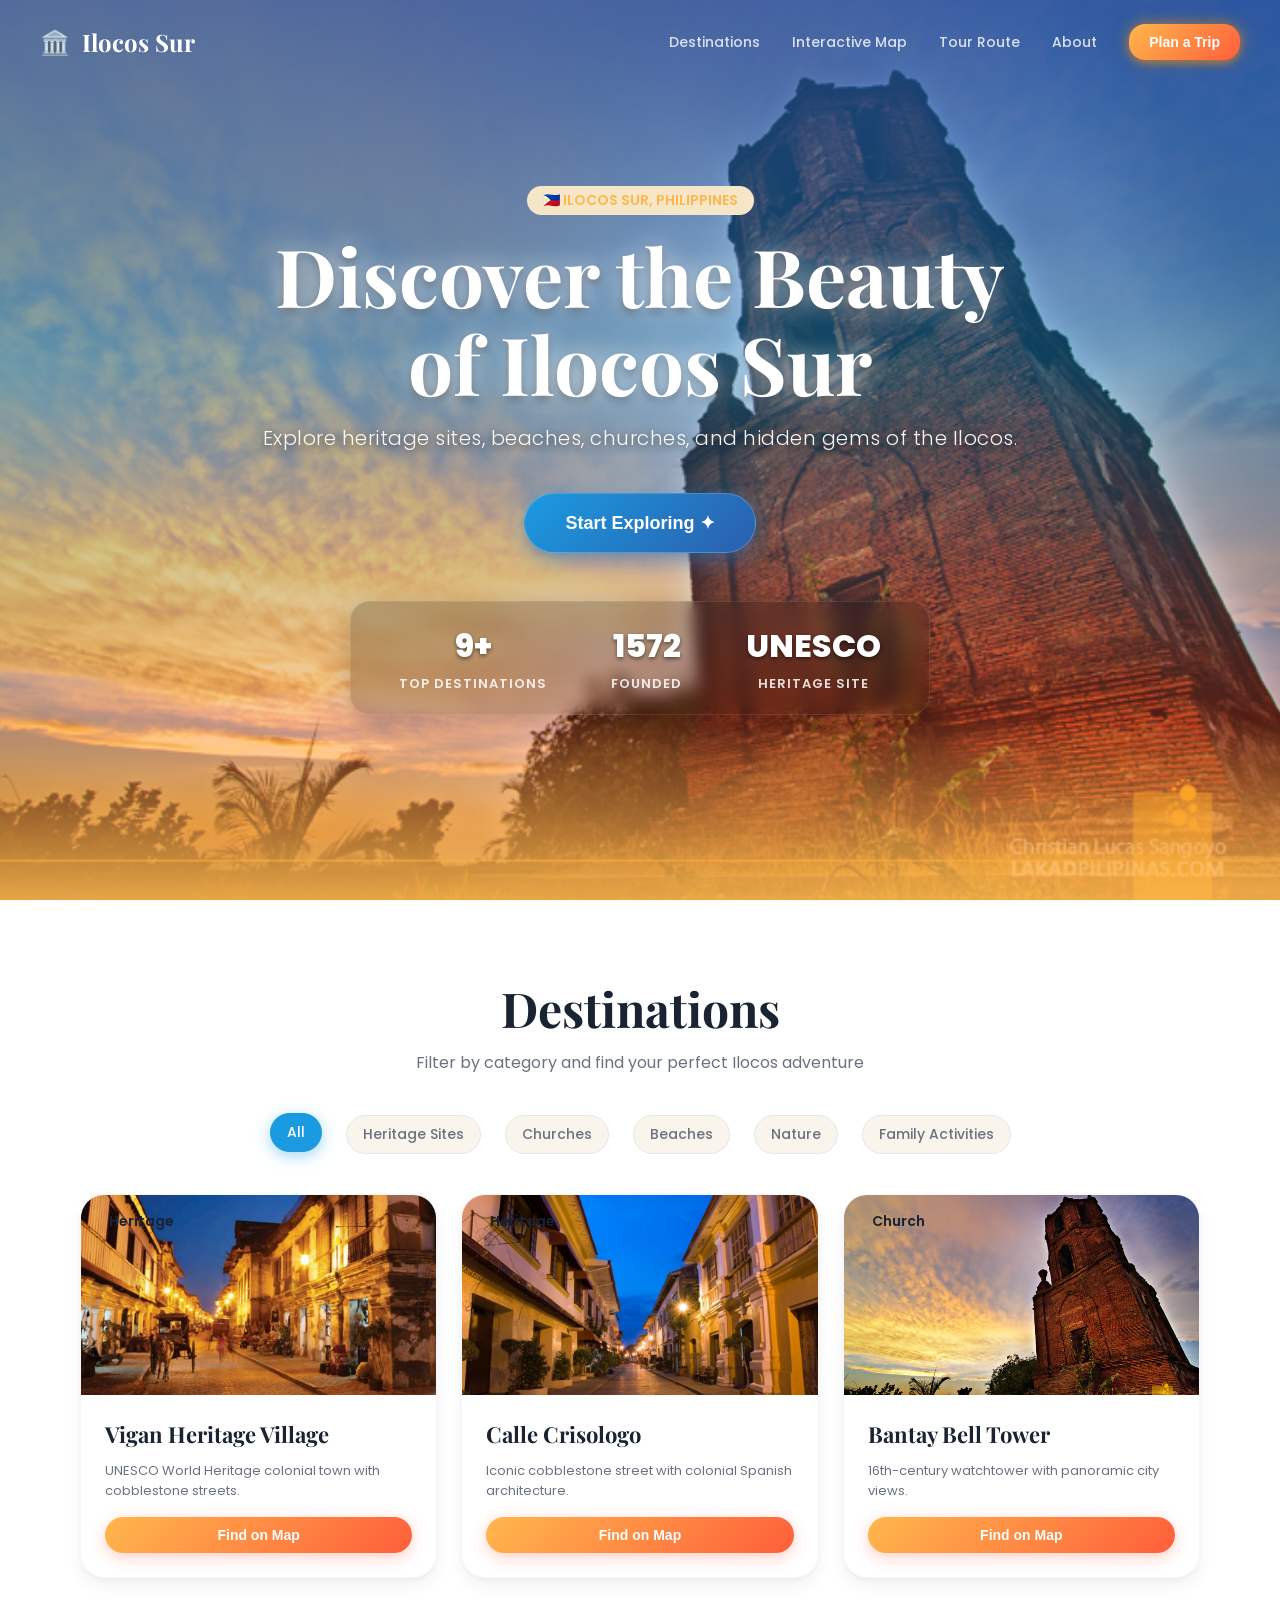
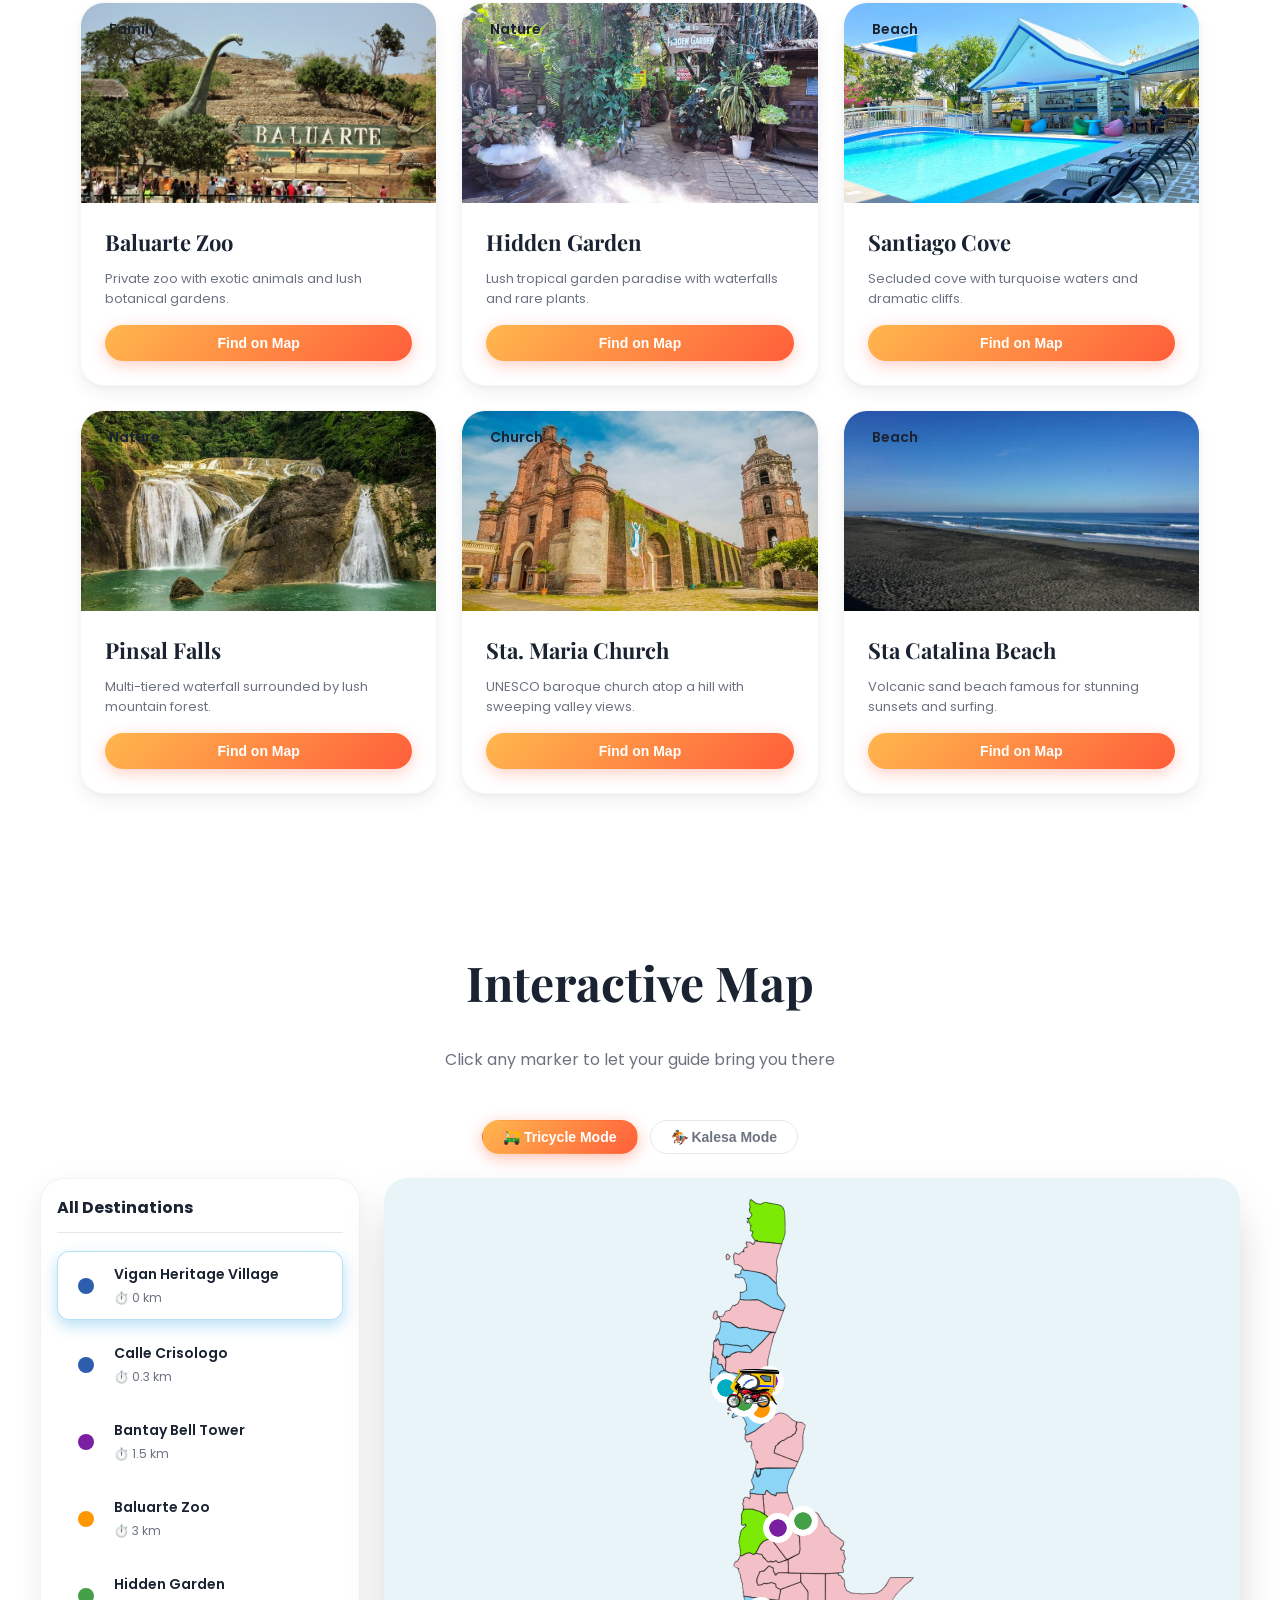
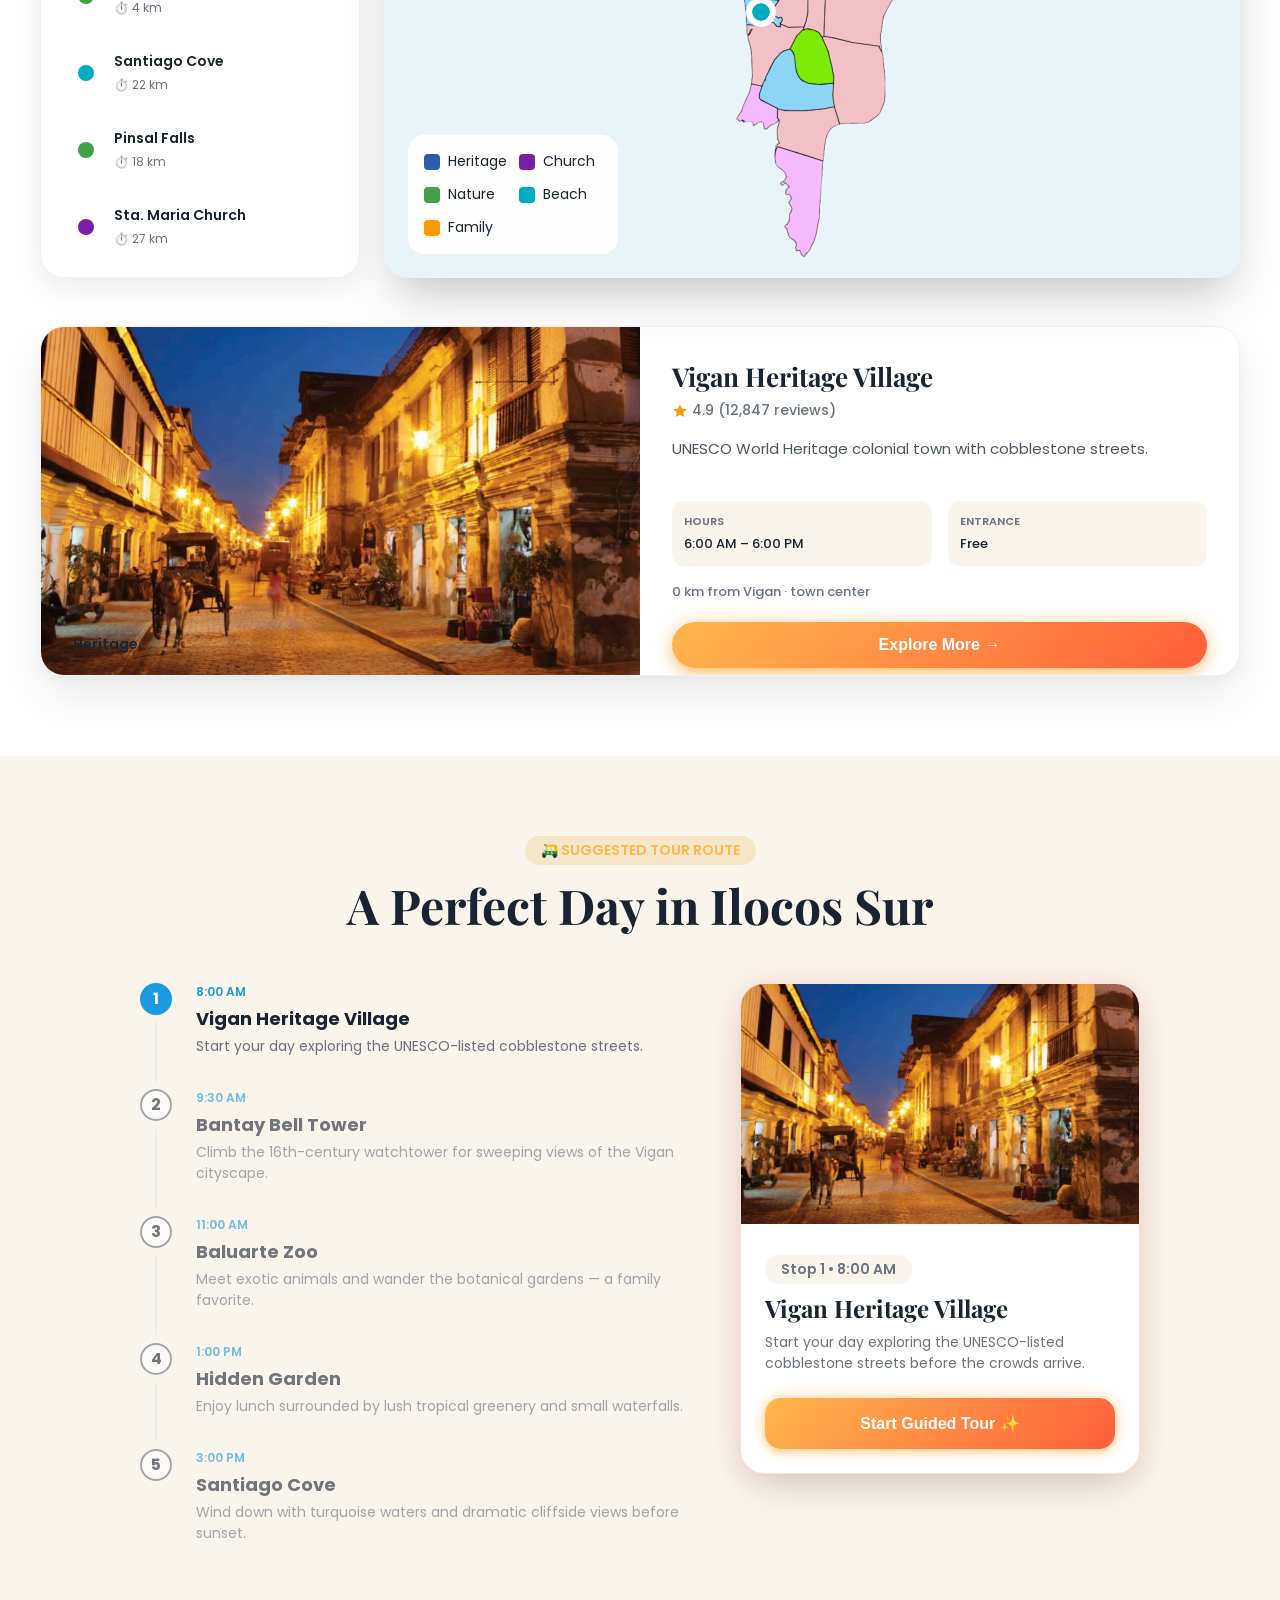
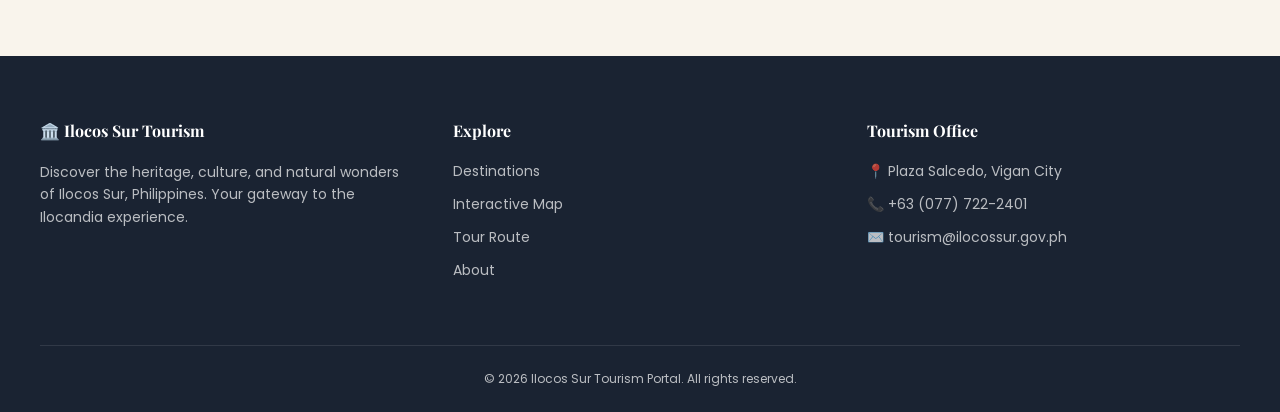
<file: Frontend/HTML/index.html>
<!DOCTYPE html>
<html lang="en">
<head>
    <meta charset="UTF-8">
    <meta name="viewport" content="width=device-width, initial-scale=1.0">
    <title>Ilocos Sur Tourism</title>
    <link href="https://fonts.googleapis.com/css2?family=Playfair+Display:ital,wght@0,400;0,700;0,800;1,400;1,700&family=Poppins:wght@300;400;500;600;700&display=swap" rel="stylesheet">
    <link rel="stylesheet" href="../CSS/styles.css">
</head>
<body>
   <div id="loading-screen" style="position: fixed; inset: 0; background: #e0f2fe; z-index: 99999; display: none; opacity: 0; transition: opacity 0.8s; overflow: hidden;">
        <img src="../Assets/ILOCOS SUR FRONT.png" style="position: absolute; width: 100%; height: 100%; object-fit: cover; z-index: 1;" alt="Ilocos Sur Background">
        <img id="kalesa-anim" src="../Assets/KalesaforAnimation.png" style="position: absolute; bottom: 12%; left: -300px; height: 50%; width: auto; z-index: 2; object-fit: contain;" alt="Kalesa">
    </div>

    <nav id="navbar" class="navbar">
        <div class="nav-container">
            <div class="nav-logo-group" style="cursor: pointer;" onclick="window.scrollTo({top: 0, behavior: 'smooth'})">
                <span style="font-size: 24px;">🏛️</span>
                <div class="logo-text">Ilocos Sur</div>
            </div>
            <div class="nav-links-group">
                <div class="nav-link" data-target=".grid-section">Destinations</div>
                <div class="nav-link" data-target=".map-section">Interactive Map</div>
                <div class="nav-link" data-target=".tour-route-section">Tour Route</div>
                <div class="nav-link" data-target=".footer">About</div>
                <button id="plan-trip-btn" class="btn-primary" style="background: linear-gradient(135deg, var(--accent) 0%, var(--accent-dark) 100%); padding: 10px 20px; font-size: 14px; box-shadow: 0 0 15px rgba(255, 143, 0, 0.6), 0 4px 6px rgba(255, 143, 0, 0.3);">Plan a Trip</button>
            </div>
        </div>
    </nav>

    <header class="hero-wrapper" style="background-image: url('../Assets/bantay%20-church.jpg'); background-size: cover; background-position: center;">
        <div class="hero-bg-gradient"></div>
        <div class="hero-content">
            <div class="badge badge-accent">🇵🇭 ILOCOS SUR, PHILIPPINES</div>
            <h1 class="hero-title">Discover the Beauty<br/>of Ilocos Sur</h1>
            <p class="hero-desc">Explore heritage sites, beaches, churches, and hidden gems of the Ilocos.</p>
            
            <button id="start-exploring-btn" class="btn-primary" data-target=".grid-section">Start Exploring ✦</button>

            <div class="hero-stats">
                <div class="stat-item">
                    <div class="stat-number">9+</div>
                    <div class="stat-label">Top Destinations</div>
                </div>
                <div class="stat-item">
                    <div class="stat-number">1572</div>
                    <div class="stat-label">Founded</div>
                </div>
                <div class="stat-item">
                    <div class="stat-number">UNESCO</div>
                    <div class="stat-label">Heritage Site</div>
                </div>
            </div>
        </div>
    </header>

    <main>
        <section class="grid-section">
            <h2 class="section-title">Destinations</h2>
            <p class="section-subtitle">Filter by category and find your perfect Ilocos adventure</p>

            <div class="filter-bar" id="filter-bar">
                <div class="filter-chip active" data-filter="all">All</div>
                <div class="filter-chip" data-filter="heritage">Heritage Sites</div>
                <div class="filter-chip" data-filter="church">Churches</div>
                <div class="filter-chip" data-filter="beach">Beaches</div>
                <div class="filter-chip" data-filter="nature">Nature</div>
                <div class="filter-chip" data-filter="family">Family Activities</div>
            </div>

            <div class="destination-grid" id="destination-grid">
                <div class="grid-card destination-grid-card" data-category="heritage">
                    <div class="grid-card-img">
                        <img src="../Assets/vigan-heritage-village.png" onerror="this.src='https://placehold.co/400x300'" alt="Vigan" />
                        <div style="position: absolute; top: 12px; left: 12px;" class="badge" style="background: #2C5EAD; color: white;">Heritage</div>
                    </div>
                    <div class="grid-card-content">
                        <h3 style="margin-bottom: 8px; font-size: 18px;">Vigan Heritage Village</h3>
                        <p style="color: var(--text-muted); font-size: 13px; margin-bottom: 16px; flex: 1;">UNESCO World Heritage colonial town with cobblestone streets.</p>
                        <button class="btn-primary" style="width: 100%; padding: 10px; font-size: 14px;" data-target=".map-section" data-dest="Vigan Heritage Village">Find on Map</button>
                    </div>
                </div>
                <div class="grid-card destination-grid-card" data-category="heritage">
                    <div class="grid-card-img">
                        <img src="../Assets/calle-crisologo.png" onerror="this.src='https://placehold.co/400x300'" alt="Calle Crisologo" />
                        <div style="position: absolute; top: 12px; left: 12px;" class="badge" style="background: #2C5EAD; color: white;">Heritage</div>
                    </div>
                    <div class="grid-card-content">
                        <h3 style="margin-bottom: 8px; font-size: 18px;">Calle Crisologo</h3>
                        <p style="color: var(--text-muted); font-size: 13px; margin-bottom: 16px; flex: 1;">Iconic cobblestone street with colonial Spanish architecture.</p>
                        <button class="btn-primary" style="width: 100%; padding: 10px; font-size: 14px;" data-target=".map-section" data-dest="Calle Crisologo">Find on Map</button>
                    </div>
                </div>
                <div class="grid-card destination-grid-card" data-category="church">
                    <div class="grid-card-img">
                        <img src="../Assets/bantay -church.jpg" onerror="this.src='https://placehold.co/400x300'" alt="Bantay Bell Tower" />
                        <div style="position: absolute; top: 12px; left: 12px;" class="badge" style="background: #7B1FA2; color: white;">Church</div>
                    </div>
                    <div class="grid-card-content">
                        <h3 style="margin-bottom: 8px; font-size: 18px;">Bantay Bell Tower</h3>
                        <p style="color: var(--text-muted); font-size: 13px; margin-bottom: 16px; flex: 1;">16th-century watchtower with panoramic city views.</p>
                        <button class="btn-primary" style="width: 100%; padding: 10px; font-size: 14px;" data-target=".map-section" data-dest="Bantay Bell Tower">Find on Map</button>
                    </div>
                </div>
                <div class="grid-card destination-grid-card" data-category="family">
                    <div class="grid-card-img">
                        <img src="../Assets/Baluarte-Zoo.jpg" onerror="this.src='https://placehold.co/400x300'" alt="Baluarte Zoo" />
                        <div style="position: absolute; top: 12px; left: 12px;" class="badge" style="background: #FF9800; color: white;">Family</div>
                    </div>
                    <div class="grid-card-content">
                        <h3 style="margin-bottom: 8px; font-size: 18px;">Baluarte Zoo</h3>
                        <p style="color: var(--text-muted); font-size: 13px; margin-bottom: 16px; flex: 1;">Private zoo with exotic animals and lush botanical gardens.</p>
                        <button class="btn-primary" style="width: 100%; padding: 10px; font-size: 14px;" data-target=".map-section" data-dest="Baluarte Zoo">Find on Map</button>
                    </div>
                </div>
                <div class="grid-card destination-grid-card" data-category="nature">
                    <div class="grid-card-img">
                        <img src="../Assets/Hidden-Garden-Restaurant-Vigan.jpg" onerror="this.src='https://placehold.co/400x300'" alt="Hidden Garden" />
                        <div style="position: absolute; top: 12px; left: 12px;" class="badge" style="background: #43A047; color: white;">Nature</div>
                    </div>
                    <div class="grid-card-content">
                        <h3 style="margin-bottom: 8px; font-size: 18px;">Hidden Garden</h3>
                        <p style="color: var(--text-muted); font-size: 13px; margin-bottom: 16px; flex: 1;">Lush tropical garden paradise with waterfalls and rare plants.</p>
                        <button class="btn-primary" style="width: 100%; padding: 10px; font-size: 14px;" data-target=".map-section" data-dest="Hidden Garden">Find on Map</button>
                    </div>
                </div>
                <div class="grid-card destination-grid-card" data-category="beach">
                    <div class="grid-card-img">
                        <img src="../Assets/santiago-cove.jpg" onerror="this.src='https://placehold.co/400x300'" alt="Santiago Cove" />
                        <div style="position: absolute; top: 12px; left: 12px;" class="badge" style="background: #00ACC1; color: white;">Beach</div>
                    </div>
                    <div class="grid-card-content">
                        <h3 style="margin-bottom: 8px; font-size: 18px;">Santiago Cove</h3>
                        <p style="color: var(--text-muted); font-size: 13px; margin-bottom: 16px; flex: 1;">Secluded cove with turquoise waters and dramatic cliffs.</p>
                        <button class="btn-primary" style="width: 100%; padding: 10px; font-size: 14px;" data-target=".map-section" data-dest="Santiago Cove">Find on Map</button>
                    </div>
                </div>
                <div class="grid-card destination-grid-card" data-category="nature">
                    <div class="grid-card-img">
                        <img src="../Assets/pinsal-falls.jpg" onerror="this.src='https://placehold.co/400x300'" alt="Pinsal Falls" />
                        <div style="position: absolute; top: 12px; left: 12px;" class="badge" style="background: #43A047; color: white;">Nature</div>
                    </div>
                    <div class="grid-card-content">
                        <h3 style="margin-bottom: 8px; font-size: 18px;">Pinsal Falls</h3>
                        <p style="color: var(--text-muted); font-size: 13px; margin-bottom: 16px; flex: 1;">Multi-tiered waterfall surrounded by lush mountain forest.</p>
                        <button class="btn-primary" style="width: 100%; padding: 10px; font-size: 14px;" data-target=".map-section" data-dest="Pinsal Falls">Find on Map</button>
                    </div>
                </div>
                <div class="grid-card destination-grid-card" data-category="church">
                    <div class="grid-card-img">
                        <img src="../Assets/sta-maria-church.jpg" onerror="this.src='https://placehold.co/400x300'" alt="Sta. Maria Church" />
                        <div style="position: absolute; top: 12px; left: 12px;" class="badge" style="background: #7B1FA2; color: white;">Church</div>
                    </div>
                    <div class="grid-card-content">
                        <h3 style="margin-bottom: 8px; font-size: 18px;">Sta. Maria Church</h3>
                        <p style="color: var(--text-muted); font-size: 13px; margin-bottom: 16px; flex: 1;">UNESCO baroque church atop a hill with sweeping valley views.</p>
                        <button class="btn-primary" style="width: 100%; padding: 10px; font-size: 14px;" data-target=".map-section" data-dest="Sta. Maria Church">Find on Map</button>
                    </div>
                </div>
                <div class="grid-card destination-grid-card" data-category="beach">
                    <div class="grid-card-img">
                        <img src="../Assets/sta-catalina-beach.png" onerror="this.src='https://placehold.co/400x300'" alt="Sta Catalina Beach" />
                        <div style="position: absolute; top: 12px; left: 12px;" class="badge" style="background: #00ACC1; color: white;">Beach</div>
                    </div>
                    <div class="grid-card-content">
                        <h3 style="margin-bottom: 8px; font-size: 18px;">Sta Catalina Beach</h3>
                        <p style="color: var(--text-muted); font-size: 13px; margin-bottom: 16px; flex: 1;">Volcanic sand beach famous for stunning sunsets and surfing.</p>
                        <button class="btn-primary" style="width: 100%; padding: 10px; font-size: 14px;" data-target=".map-section" data-dest="Sta Catalina Beach">Find on Map</button>
                    </div>
                </div>
            </div>
            <div id="no-results-msg" style="display: none; text-align: center; margin-top: 40px; color: var(--text-muted);">
                No destinations match this category yet.
            </div>
        </section>

        <section class="map-section">
            <div class="map-container">
                <h2 class="section-title" style="font-size: 48px;">Interactive Map</h2>
                <p class="section-subtitle">Click any marker to let your guide bring you there</p>

                <div class="map-controls">
                    <button id="tricycle-btn" class="vehicle-mode-btn active">🛺 Tricycle Mode</button>
                    <button id="kalesa-btn" class="vehicle-mode-btn inactive">🏇 Kalesa Mode</button>
                </div>

                <div class="map-layout">
                    <div class="destinations-sidebar" id="destinations-container">
                        <div class="destinations-sidebar-header">All Destinations</div>
                        
                        <div class="destination-card active" data-title="Vigan Heritage Village">
                            <div class="dest-icon-bg" style="background: #2C5EAD; border-radius: 50%; width: 16px; height: 16px; margin: 8px;"></div>
                            <div class="dest-info-col">
                                <div class="dest-title">Vigan Heritage Village</div>
                                <div class="dest-meta-wrap">⏱️ 0 km</div>
                            </div>
                        </div>
                        <div class="destination-card" data-title="Calle Crisologo">
                            <div class="dest-icon-bg" style="background: #2C5EAD; border-radius: 50%; width: 16px; height: 16px; margin: 8px;"></div>
                            <div class="dest-info-col">
                                <div class="dest-title">Calle Crisologo</div>
                                <div class="dest-meta-wrap">⏱️ 0.3 km</div>
                            </div>
                        </div>
                        <div class="destination-card" data-title="Bantay Bell Tower">
                            <div class="dest-icon-bg" style="background: #7B1FA2; border-radius: 50%; width: 16px; height: 16px; margin: 8px;"></div>
                            <div class="dest-info-col">
                                <div class="dest-title">Bantay Bell Tower</div>
                                <div class="dest-meta-wrap">⏱️ 1.5 km</div>
                            </div>
                        </div>
                        <div class="destination-card" data-title="Baluarte Zoo">
                            <div class="dest-icon-bg" style="background: #FF9800; border-radius: 50%; width: 16px; height: 16px; margin: 8px;"></div>
                            <div class="dest-info-col">
                                <div class="dest-title">Baluarte Zoo</div>
                                <div class="dest-meta-wrap">⏱️ 3 km</div>
                            </div>
                        </div>
                        <div class="destination-card" data-title="Hidden Garden">
                            <div class="dest-icon-bg" style="background: #43A047; border-radius: 50%; width: 16px; height: 16px; margin: 8px;"></div>
                            <div class="dest-info-col">
                                <div class="dest-title">Hidden Garden</div>
                                <div class="dest-meta-wrap">⏱️ 4 km</div>
                            </div>
                        </div>
                        <div class="destination-card" data-title="Santiago Cove">
                            <div class="dest-icon-bg" style="background: #00ACC1; border-radius: 50%; width: 16px; height: 16px; margin: 8px;"></div>
                            <div class="dest-info-col">
                                <div class="dest-title">Santiago Cove</div>
                                <div class="dest-meta-wrap">⏱️ 22 km</div>
                            </div>
                        </div>
                        <div class="destination-card" data-title="Pinsal Falls">
                            <div class="dest-icon-bg" style="background: #43A047; border-radius: 50%; width: 16px; height: 16px; margin: 8px;"></div>
                            <div class="dest-info-col">
                                <div class="dest-title">Pinsal Falls</div>
                                <div class="dest-meta-wrap">⏱️ 18 km</div>
                            </div>
                        </div>
                        <div class="destination-card" data-title="Sta. Maria Church">
                            <div class="dest-icon-bg" style="background: #7B1FA2; border-radius: 50%; width: 16px; height: 16px; margin: 8px;"></div>
                            <div class="dest-info-col">
                                <div class="dest-title">Sta. Maria Church</div>
                                <div class="dest-meta-wrap">⏱️ 27 km</div>
                            </div>
                        </div>
                        <div class="destination-card" data-title="Sta Catalina Beach">
                            <div class="dest-icon-bg" style="background: #00ACC1; border-radius: 50%; width: 16px; height: 16px; margin: 8px;"></div>
                            <div class="dest-info-col">
                                <div class="dest-title">Sta Catalina Beach</div>
                                <div class="dest-meta-wrap">⏱️ 30 km</div>
                            </div>
                        </div>
                    </div>

                    <div class="map-canvas" style="position: relative; background: #E8F4F8;">
                        <img src="../Assets/Ilocos%20Sur_MAP.png" style="width: 100%; height: 100%; object-fit: contain; position: absolute; inset: 0;" alt="Ilocos Sur Interactive Map">
                        
                        <!-- Map Markers -->
                        <div class="map-shape map-marker-point" style="background: #2C5EAD; width: 24px; height: 24px; left: 43%; top: 30%; transform: translate(-50%, -50%); border: 3px solid white; border-radius: 50%;"></div>
                        <div class="map-shape map-marker-point" style="background: #2C5EAD; width: 24px; height: 24px; left: 43.5%; top: 31%; transform: translate(-50%, -50%); border: 3px solid white; border-radius: 50%;"></div>
                        <div class="map-shape map-marker-point" style="background: #7B1FA2; width: 24px; height: 24px; left: 45%; top: 29%; transform: translate(-50%, -50%); border: 3px solid white; border-radius: 50%;"></div>
                        <div class="map-shape map-marker-point" style="background: #FF9800; width: 24px; height: 24px; left: 44%; top: 33%; transform: translate(-50%, -50%); border: 3px solid white; border-radius: 50%;"></div>
                        <div class="map-shape map-marker-point" style="background: #43A047; width: 24px; height: 24px; left: 42%; top: 32%; transform: translate(-50%, -50%); border: 3px solid white; border-radius: 50%;"></div>
                        <div class="map-shape map-marker-point" style="background: #00ACC1; width: 24px; height: 24px; left: 44%; top: 62%; transform: translate(-50%, -50%); border: 3px solid white; border-radius: 50%;"></div>
                        <div class="map-shape map-marker-point" style="background: #43A047; width: 24px; height: 24px; left: 49%; top: 49%; transform: translate(-50%, -50%); border: 3px solid white; border-radius: 50%;"></div>
                        <div class="map-shape map-marker-point" style="background: #7B1FA2; width: 24px; height: 24px; left: 46%; top: 50%; transform: translate(-50%, -50%); border: 3px solid white; border-radius: 50%;"></div>
                        <div class="map-shape map-marker-point" style="background: #00ACC1; width: 24px; height: 24px; left: 40%; top: 30%; transform: translate(-50%, -50%); border: 3px solid white; border-radius: 50%;"></div>

                        <div id="tour-vehicle" class="map-shape" style="width: 70px; height: 70px; left: 43%; top: 30%; transform: translate(-50%, -50%); z-index: 50; transition: all 1.5s ease;">
                            <div id="vehicle-pulse" class="vehicle-pulse"></div>
                            <img id="vehicle-img" src="../Assets/Tricycle_mode.png" onerror="this.src='https://placehold.co/70x70'" alt="Vehicle" style="width: 100%; height: 100%; object-fit: contain;">
                        </div>

                        <div class="map-legend">
                            <div class="legend-item"><div class="legend-color" style="background: #2C5EAD;"></div> Heritage</div>
                            <div class="legend-item"><div class="legend-color" style="background: #7B1FA2;"></div> Church</div>
                            <div class="legend-item"><div class="legend-color" style="background: #43A047;"></div> Nature</div>
                            <div class="legend-item"><div class="legend-color" style="background: #00ACC1;"></div> Beach</div>
                            <div class="legend-item"><div class="legend-color" style="background: #FF9800;"></div> Family</div>
                        </div>
                    </div>
                </div>

                <div class="map-detail-card" style="margin-top: 24px;">
                    <div class="map-detail-img-wrap">
                        <img id="map-detail-img" src="../Assets/vigan-heritage-village.png" onerror="this.src='https://placehold.co/600x400'" alt="Detail" />
                        <div style="position: absolute; bottom: 16px; left: 16px;" class="badge" id="map-detail-tag" style="background: #2C5EAD; color: white;">Heritage</div>
                    </div>
                    <div class="map-detail-content">
                        <h3 id="map-detail-title" style="font-size: 26px; font-family: 'Playfair Display', serif; font-weight: 700; color: #1A2332;">Vigan Heritage Village</h3>
                        <p style="margin: 6px 0 16px 0; font-size: 14px; font-weight: 500; display: flex; align-items: center; gap: 4px;">
                            <svg width="16" height="16" viewBox="0 0 24 24" fill="#F59E0B" stroke="none"><path d="M12 2l3.09 6.26L22 9.27l-5 4.87 1.18 6.88L12 17.77l-6.18 3.25L7 14.14 2 9.27l6.91-1.01L12 2z"/></svg>
                            <span id="map-detail-reviews" style="color: var(--text-muted);">4.9 (12,847 reviews)</span>
                        </p>
                        <p id="map-detail-desc" style="color: #4B5563; font-size: 15px; line-height: 1.6; margin-bottom: 24px;">UNESCO World Heritage colonial town with cobblestone streets.</p>
                        
                        <div class="info-grid">
                            <div class="info-box">
                                <div class="info-label">HOURS</div>
                                <div class="info-value" id="map-detail-hours">6:00 AM – 6:00 PM</div>
                            </div>
                            <div class="info-box">
                                <div class="info-label">ENTRANCE</div>
                                <div class="info-value" id="map-detail-entrance">Free</div>
                            </div>
                        </div>
                        <p id="map-detail-distance" style="font-size: 13px; color: var(--text-muted); margin-bottom: 20px; font-weight: 500;">0 km from Vigan · town center</p>
                        <button id="map-explore-btn" class="btn-primary" style="margin-top: auto; width: 100%; padding: 14px; border-radius: 24px; font-size: 16px; font-weight: 700; background: linear-gradient(135deg, var(--accent) 0%, var(--accent-dark) 100%); box-shadow: 0 8px 16px -4px rgba(255, 143, 0, 0.5), 0 0 20px rgba(255, 143, 0, 0.3); transition: all 0.3s ease;">Explore More →</button>
                    </div>
                </div>
            </div>
        </section>

        <section class="tour-route-section">
            <div class="tour-route-inner">
                <div style="text-align: center; margin-bottom: 40px;">
                    <div class="badge badge-accent" style="margin-bottom: 12px;">🛺 SUGGESTED TOUR ROUTE</div>
                    <h2 class="section-title">A Perfect Day in Ilocos Sur</h2>
                </div>

                <div class="tour-route-content">
                    <div class="tour-timeline">
                        <div class="tour-stop active" data-stop="1">
                            <div class="tour-stop-marker-wrap">
                                <div class="tour-stop-number">1</div>
                                <div class="tour-stop-line"></div>
                            </div>
                            <div class="tour-stop-info">
                                <div class="tour-stop-time">8:00 AM</div>
                                <div class="tour-stop-title">Vigan Heritage Village</div>
                                <div style="color: var(--text-muted); font-size: 14px;">Start your day exploring the UNESCO-listed cobblestone streets.</div>
                            </div>
                        </div>
                        <div class="tour-stop" data-stop="2">
                            <div class="tour-stop-marker-wrap">
                                <div class="tour-stop-number">2</div>
                                <div class="tour-stop-line"></div>
                            </div>
                            <div class="tour-stop-info">
                                <div class="tour-stop-time">9:30 AM</div>
                                <div class="tour-stop-title">Bantay Bell Tower</div>
                                <div style="color: var(--text-muted); font-size: 14px;">Climb the 16th-century watchtower for sweeping views of the Vigan cityscape.</div>
                            </div>
                        </div>
                        <div class="tour-stop" data-stop="3">
                            <div class="tour-stop-marker-wrap">
                                <div class="tour-stop-number">3</div>
                                <div class="tour-stop-line"></div>
                            </div>
                            <div class="tour-stop-info">
                                <div class="tour-stop-time">11:00 AM</div>
                                <div class="tour-stop-title">Baluarte Zoo</div>
                                <div style="color: var(--text-muted); font-size: 14px;">Meet exotic animals and wander the botanical gardens — a family favorite.</div>
                            </div>
                        </div>
                        <div class="tour-stop" data-stop="4">
                            <div class="tour-stop-marker-wrap">
                                <div class="tour-stop-number">4</div>
                                <div class="tour-stop-line"></div>
                            </div>
                            <div class="tour-stop-info">
                                <div class="tour-stop-time">1:00 PM</div>
                                <div class="tour-stop-title">Hidden Garden</div>
                                <div style="color: var(--text-muted); font-size: 14px;">Enjoy lunch surrounded by lush tropical greenery and small waterfalls.</div>
                            </div>
                        </div>
                        <div class="tour-stop" data-stop="5">
                            <div class="tour-stop-marker-wrap">
                                <div class="tour-stop-number">5</div>
                            </div>
                            <div class="tour-stop-info">
                                <div class="tour-stop-time">3:00 PM</div>
                                <div class="tour-stop-title">Santiago Cove</div>
                                <div style="color: var(--text-muted); font-size: 14px;">Wind down with turquoise waters and dramatic cliffside views before sunset.</div>
                            </div>
                        </div>
                    </div>

                    <div class="tour-detail-display">
                        <img id="tour-detail-img" src="../Assets/vigan-heritage-village.png" onerror="this.src='https://placehold.co/400x300'" alt="Tour stop">
                        <div class="tour-detail-body">
                            <div id="tour-detail-badge" class="badge" style="background: var(--bg-page); color: var(--text-muted); margin-bottom: 8px;">Stop 1 • 8:00 AM</div>
                            <h3 id="tour-detail-title" style="font-size: 24px; margin-bottom: 8px;">Vigan Heritage Village</h3>
                            <p id="tour-detail-desc" style="color: var(--text-muted); font-size: 14px; margin-bottom: 24px;">Start your day exploring the UNESCO-listed cobblestone streets before the crowds arrive.</p>
                            <button id="tour-start-btn" class="btn-primary" style="width: 100%; background: linear-gradient(135deg, var(--accent) 0%, var(--accent-dark) 100%); box-shadow: 0 0 15px rgba(255, 143, 0, 0.4), 0 4px 6px rgba(255, 143, 0, 0.2);">Start Guided Tour ✨</button>
                        </div>
                    </div>
                </div>
            </div>
        </section>
    </main>

    <footer class="footer">
        <div class="footer-grid">
            <div>
                <h3 class="footer-col-title">🏛️ Ilocos Sur Tourism</h3>
                <p style="font-size: 14px; line-height: 1.6;">Discover the heritage, culture, and natural wonders of Ilocos Sur, Philippines. Your gateway to the Ilocandia experience.</p>
            </div>
            <div>
                <h3 class="footer-col-title">Explore</h3>
                <div class="footer-links">
                    <span style="cursor: pointer;" onclick="document.querySelector('.grid-section').scrollIntoView({behavior: 'smooth'})">Destinations</span>
                    <span style="cursor: pointer;" onclick="document.querySelector('.map-section').scrollIntoView({behavior: 'smooth'})">Interactive Map</span>
                    <span style="cursor: pointer;" onclick="document.querySelector('.tour-route-section').scrollIntoView({behavior: 'smooth'})">Tour Route</span>
                    <span style="cursor: pointer;" onclick="document.querySelector('.footer-grid').scrollIntoView({behavior: 'smooth'})">About</span>
                </div>
            </div>
            <div>
                <h3 class="footer-col-title">Tourism Office</h3>
                <div class="footer-links">
                    <span>📍 Plaza Salcedo, Vigan City</span>
                    <span>📞 +63 (077) 722-2401</span>
                    <span>✉️ tourism@ilocossur.gov.ph</span>
                </div>
            </div>
        </div>
        <div class="footer-bottom">
            © 2026 Ilocos Sur Tourism Portal. All rights reserved.
        </div>
    </footer>
<div id="explore-modal-overlay" style="position: fixed; inset: 0; background: rgba(0, 0, 0, 0.6); z-index: 100000; display: none; justify-content: center; align-items: center; padding: 20px; opacity: 0; transition: opacity 0.3s ease;">
    <div style="width: 100%; max-width: 1071px; max-height: 90vh; overflow-y: auto; background: #F9F4EC; border-radius: 24px; position: relative; box-shadow: 0 25px 50px -12px rgba(0,0,0,0.5);">
        
        <button id="close-explore-modal" style="position: absolute; top: 16px; right: 16px; z-index: 10; background: rgba(0,0,0,0.5); border: none; color: white; width: 40px; height: 40px; border-radius: 50%; cursor: pointer; font-size: 24px; display: flex; justify-content: center; align-items: center; transition: background 0.2s;">&times;</button>

        <div style="width: 100%; height: 100%; background: #F9F4EC; border-radius: 24px; flex-direction: column; justify-content: flex-start; align-items: flex-start; display: inline-flex">
            <div style="align-self: stretch; height: 354px; position: relative; flex-direction: column; justify-content: flex-start; align-items: flex-start; display: flex">
                <div style="align-self: stretch; height: 320px; position: relative; overflow: hidden; border-radius: 24px 24px 0 0;">
                    <img id="modal-ext-img" src="../Assets/vigan-heritage-village.png" style="width: 100%; height: 100%; object-fit: cover;" alt="Destination Background">
                </div>
                <div style="width: 100%; height: 320px; left: 0px; top: 0px; position: absolute; background: linear-gradient(180deg, rgba(0, 0, 0, 0) 30%, rgba(10, 20, 40, 0.85) 100%); border-radius: 24px 24px 0 0;"></div>
                <div style="width: 100%; height: 4px; left: 0px; top: 316px; position: absolute; background: #2C5EAD"></div>
                
                <div style="padding-left: 12px; padding-right: 12px; padding-top: 6px; padding-bottom: 6px; left: 16px; top: 16px; position: absolute; background: rgba(0, 0, 0, 0.50); border-radius: 26843500px; justify-content: flex-start; align-items: center; gap: 8px; display: inline-flex">
                    <div style="color: #1A2332; font-size: 14px; font-family: Poppins; font-weight: 400; line-height: 20px;">🚌</div>
                    <div style="color: white; font-size: 12px; font-family: Poppins; font-weight: 400; line-height: 16px;" id="modal-ext-dist">~0 min away</div>
                </div>
                
                <div style="width: 100%; padding: 24px; left: 0px; top: 180.03px; position: absolute; flex-direction: column; justify-content: flex-start; align-items: flex-start; display: flex; box-sizing: border-box;">
                    <div style="align-self: stretch; justify-content: flex-start; align-items: center; gap: 8px; display: inline-flex">
                        <div id="modal-ext-category-bg" style="padding: 2px 12px; background: #2C5EAD; border-radius: 26843500px">
                            <div id="modal-ext-category" style="color: white; font-size: 12px; font-family: Poppins; font-weight: 600; line-height: 16px;">Heritage</div>
                        </div>
                        <div style="color: rgba(255, 255, 255, 0.60); font-size: 12px; font-family: Poppins; font-weight: 400; line-height: 16px;">Best: Early morning (6–9 AM) or late afternoon (4–7 PM)</div>
                    </div>
                    <div style="width: 100%; padding-top: 4px; flex-direction: column; justify-content: flex-start; align-items: flex-start; display: flex">
                        <div id="modal-ext-title" style="color: white; font-size: 40px; font-family: Playfair Display; font-weight: 800; line-height: 48px;">Vigan Heritage Village</div>
                    </div>
                    <div style="align-self: stretch; padding-top: 4px; flex-direction: column; justify-content: flex-start; align-items: flex-start; display: flex">
                        <div style="justify-content: flex-start; align-items: center; gap: 12px; display: inline-flex">
                            <div style="color: #FFD700; font-size: 14px;">★★★★★</div>
                            <div id="modal-ext-rating" style="color: rgba(255, 255, 255, 0.80); font-size: 12px; font-family: Poppins; font-weight: 400; line-height: 16px;">4.9 (12,847)</div>
                            <div style="color: rgba(255, 255, 255, 0.70); font-size: 12px; font-family: Poppins; font-weight: 400; line-height: 16px;">| ⏱️ 3–4 hours</div>
                            <div style="color: rgba(255, 255, 255, 0.70); font-size: 12px; font-family: Poppins; font-weight: 400; line-height: 16px;">| 📍 Ilocos Sur</div>
                        </div>
                    </div>
                </div>
            </div>

            <div style="width: 100%; padding: 24px; box-sizing: border-box; display: flex; gap: 24px; flex-wrap: wrap;">
                
                <div style="flex: 2; min-width: 300px; display: flex; flex-direction: column; gap: 20px;">
                    <div>
                        <div style="justify-content: flex-start; align-items: center; gap: 8px; display: inline-flex">
                            <div style="width: 24px; height: 24px; background: #2C5EAD; border-radius: 50%; justify-content: center; align-items: center; display: flex">
                                <div style="color: white; font-size: 12px;">📖</div>
                            </div>
                            <div style="color: #1A2332; font-size: 15.20px; font-family: Poppins; font-weight: 700;">Historical Background</div>
                        </div>
                        <div id="modal-ext-history" style="padding-top: 8px; color: #6B7280; font-size: 13.60px; font-family: Poppins; font-weight: 400; line-height: 24.48px;">
                            Founded in 1572 by Juan de Salcedo, Vigan was the third-largest Spanish colonial city in the Philippines. Its streets have remained virtually unchanged for over 450 years, earning it UNESCO World Heritage status in 1999.
                        </div>
                    </div>

                    <div>
                        <div style="justify-content: flex-start; align-items: center; gap: 8px; display: inline-flex">
                            <div style="width: 24px; height: 24px; background: #2C5EAD; border-radius: 50%; justify-content: center; align-items: center; display: flex">
                                <div style="color: white; font-size: 12px;">🏛️</div>
                            </div>
                            <div style="color: #1A2332; font-size: 15.20px; font-family: Poppins; font-weight: 700;">Cultural Significance</div>
                        </div>
                        <div id="modal-ext-culture" style="padding-top: 8px; color: #6B7280; font-size: 13.60px; font-family: Poppins; font-weight: 400; line-height: 24.48px;">
                            Vigan represents the only planned Spanish colonial city remaining in Asia. Its fusion of Asian building design and construction with European architectural concepts makes it a living museum.
                        </div>
                    </div>

                    <div style="padding: 16px; background: rgba(30, 136, 229, 0.07); border-radius: 16px; outline: 0.80px rgba(30, 136, 229, 0.14) solid;">
                        <div style="color: #2C5EAD; font-size: 14.40px; font-family: Poppins; font-weight: 700; margin-bottom: 8px;">✨ Why Visitors Love This Place</div>
                        <div id="modal-ext-love" style="color: #4B5563; font-size: 13.60px; font-family: Poppins; font-weight: 400; line-height: 23.12px;">
                            Step back in time on the same cobblestone streets where Spanish colonizers, Chinese merchants, and Ilocano artisans once walked. Ride a kalesa at sunset and taste authentic Ilocano cuisine.
                        </div>
                    </div>
                </div>

                <div style="flex: 1; min-width: 250px; display: flex; flex-direction: column; gap: 12px;">
                    <div style="color: #1A2332; font-size: 15.20px; font-family: Poppins; font-weight: 700; margin-bottom: 4px;">🗒️ Travel Info</div>
                    
                    <div style="padding: 12px; background: white; border-radius: 14px; display: flex; gap: 8px;">
                        <div style="color: #2C5EAD;">⏱️</div>
                        <div>
                            <div style="color: #9CA3AF; font-size: 11.20px; font-family: Poppins; font-weight: 600;">Opening Hours</div>
                            <div id="modal-ext-hours" style="color: #1A2332; font-size: 12.80px; font-family: Poppins; font-weight: 400;">Open 24 hours</div>
                        </div>
                    </div>

                    <div style="padding: 12px; background: white; border-radius: 14px; display: flex; gap: 8px;">
                        <div style="color: #2C5EAD;">🎫</div>
                        <div>
                            <div style="color: #9CA3AF; font-size: 11.20px; font-family: Poppins; font-weight: 600;">Entrance Fee</div>
                            <div id="modal-ext-entrance" style="color: #1A2332; font-size: 12.80px; font-family: Poppins; font-weight: 400;">Free</div>
                        </div>
                    </div>

                    <div style="padding: 12px; background: white; border-radius: 14px; display: flex; gap: 8px;">
                        <div style="color: #2C5EAD;">🅿️</div>
                        <div>
                            <div style="color: #9CA3AF; font-size: 11.20px; font-family: Poppins; font-weight: 600;">Parking</div>
                            <div style="color: #1A2332; font-size: 12.80px; font-family: Poppins; font-weight: 400;">Available nearby</div>
                        </div>
                    </div>

                    <div style="padding: 12px; background: #FFF3CD; border-radius: 14px; outline: 0.80px #FFD000 solid; display: flex; gap: 8px; margin-top: 8px;">
                        <div style="color: #FF9800;">⚠️</div>
                        <div>
                            <div style="color: #FF9800; font-size: 11.20px; font-family: Poppins; font-weight: 700;">SAFETY NOTE</div>
                            <div style="color: #6B7280; font-size: 12.48px; font-family: Poppins; font-weight: 400;">Watch for kalesa (horse carriages) on streets. Stay hydrated.</div>
                        </div>
                    </div>
                </div>
            </div>
        </div>
    </div>
</div>

    <script>
// ===== 1. "Plan a Trip" Loading Screen Logic =====
        const planTripBtn = document.getElementById('plan-trip-btn');
        if (planTripBtn) {
            planTripBtn.addEventListener('click', function() {
                const loader = document.getElementById('loading-screen');
                const kalesa = document.getElementById('kalesa-anim');
                
                // Show the loader
                loader.style.display = 'block';
                // Trigger reflow to ensure transition happens
                void loader.offsetWidth; 
                loader.style.opacity = '1';

                // Reset and start kalesa animation
                if (kalesa) {
                    kalesa.classList.remove('kalesa-moving');
                    void kalesa.offsetWidth; // trigger reflow
                    kalesa.classList.add('kalesa-moving');
                }

                // Wait for the animation to finish and jump straight to the form
                setTimeout(() => {
                    window.location.href = 'registration.html';
                }, 2500); // 2.5 second loading duration
            });
        }

        // ===== 2. Explore More Modal Logic =====
        const exploreModalOverlay = document.getElementById('explore-modal-overlay');
        const closeExploreModalBtn = document.getElementById('close-explore-modal');
        const mapExploreBtn = document.getElementById('map-explore-btn'); // Ensure your map card button has this ID

        // Open Modal
        if (mapExploreBtn) {
            mapExploreBtn.addEventListener('click', function() {
                const currentTitle = document.getElementById('map-detail-title').textContent;
                const data = destDetails[currentTitle];
                
                if (data && exploreModalOverlay) {
                    // Populate modal fields
                    document.getElementById('modal-ext-img').src = data.img;
                    document.getElementById('modal-ext-title').textContent = currentTitle;
                    document.getElementById('modal-ext-dist').textContent = data.distFull;
                    document.getElementById('modal-ext-category').textContent = data.category.replace(/[^a-zA-Z ]/g, "").trim();
                    document.getElementById('modal-ext-category-bg').style.background = data.catColor;
                    document.getElementById('modal-ext-rating').textContent = data.rating + ' ' + data.reviews;
                    document.getElementById('modal-ext-hours').textContent = data.hours;
                    document.getElementById('modal-ext-entrance').textContent = data.entrance;
                    
                    // Note: In a full app, you would add extended text properties to destDetails 
                    // (like data.history, data.culture). For now, it dynamically grabs the short desc.
                    document.getElementById('modal-ext-history').textContent = data.desc;

                    exploreModalOverlay.style.display = 'flex';
                    void exploreModalOverlay.offsetWidth; // trigger reflow
                    exploreModalOverlay.style.opacity = '1';
                }
            });
        }

        // Close Modal
        if (closeExploreModalBtn) {
            closeExploreModalBtn.addEventListener('click', function() {
                exploreModalOverlay.style.opacity = '0';
                setTimeout(() => {
                    exploreModalOverlay.style.display = 'none';
                }, 300);
            });
        }

        // Optional: Close modal when clicking outside the box
        window.addEventListener('click', function(e) {
            if (e.target === exploreModalOverlay) {
                closeExploreModalBtn.click();
            }
        });

        // 2. Navigation Routing (Navbar & Buttons)
        document.querySelectorAll('[data-target]').forEach(elem => {
            elem.addEventListener('click', function() {
                const target = document.querySelector(this.getAttribute('data-target'));
                if (target) {
                    target.scrollIntoView({ behavior: 'smooth' });
                }
            });
        });

        // 3. Sticky Navbar
        window.addEventListener('scroll', function() {
            var navbar = document.getElementById('navbar');
            if (window.scrollY > 50) {
                navbar.classList.add('scrolled');
            } else {
                navbar.classList.remove('scrolled');
            }
        });

        // 4. Destination Database
        const destDetails = {
            'Vigan Heritage Village': { img: '../Assets/vigan-heritage-village.png', category: 'Heritage', catColor: '#2C5EAD', rating: '4.9', reviews: '(12,847)', desc: 'UNESCO World Heritage colonial town with cobblestone streets.', hours: '6:00 AM – 6:00 PM', entrance: 'Free', distFull: '0 km from Vigan · town center' },
            'Calle Crisologo': { img: '../Assets/calle-crisologo.png', category: 'Heritage', catColor: '#2C5EAD', rating: '4.8', reviews: '(9,523)', desc: 'Iconic cobblestone street with colonial Spanish architecture.', hours: '24 hours', entrance: 'Free', distFull: '0.3 km from Vigan · ~5 min walk' },
            'Bantay Bell Tower': { img: '../Assets/bantay -church.jpg', category: 'Church', catColor: '#7B1FA2', rating: '4.7', reviews: '(6,821)', desc: '16th-century watchtower with panoramic city views.', hours: '6:00 AM – 6:00 PM', entrance: '₱20', distFull: '1.5 km from Vigan · ~10 min by tricycle' },
            'Baluarte Zoo': { img: '../Assets/Baluarte-Zoo.jpg', category: 'Family', catColor: '#FF9800', rating: '4.5', reviews: '(5,312)', desc: 'Private zoo with exotic animals and lush botanical gardens.', hours: '8:00 AM – 5:00 PM', entrance: 'Free', distFull: '3 km from Vigan · ~15 min by tricycle' },
            'Hidden Garden': { img: '../Assets/Hidden-Garden-Restaurant-Vigan.jpg', category: 'Nature', catColor: '#43A047', rating: '4.6', reviews: '(4,108)', desc: 'Lush tropical garden paradise with waterfalls and rare plants.', hours: '8:00 AM – 9:00 PM', entrance: '₱50', distFull: '4 km from Vigan · ~20 min by tricycle' },
            'Santiago Cove': { img: '../Assets/santiago-cove.jpg', category: 'Beach', catColor: '#00ACC1', rating: '4.4', reviews: '(3,287)', desc: 'Secluded cove with turquoise waters and dramatic cliffs.', hours: '6:00 AM – 6:00 PM', entrance: '₱30', distFull: '22 km from Vigan · ~45 min by tricycle' },
            'Pinsal Falls': { img: '../Assets/pinsal-falls.jpg', category: 'Nature', catColor: '#43A047', rating: '4.5', reviews: '(2,945)', desc: 'Multi-tiered waterfall surrounded by lush mountain forest.', hours: '7:00 AM – 5:00 PM', entrance: '₱25', distFull: '18 km from Vigan · ~35 min by tricycle' },
            'Sta. Maria Church': { img: '../Assets/sta-maria-church.jpg', category: 'Church', catColor: '#7B1FA2', rating: '4.8', reviews: '(7,634)', desc: 'UNESCO baroque church atop a hill with sweeping valley views.', hours: '6:00 AM – 6:00 PM', entrance: 'Free', distFull: '27 km from Vigan · ~55 min by car' },
            'Sta Catalina Beach': { img: '../Assets/sta-catalina-beach.png', category: 'Beach', catColor: '#00ACC1', rating: '4.3', reviews: '(2,156)', desc: 'Volcanic sand beach famous for stunning sunsets and surfing.', hours: '24 hours', entrance: 'Free', distFull: '30 km from Vigan · ~60 min by car' }
        };

        const destMapCoords = {
            'Vigan Heritage Village': {x: '43%', y: '30%'},
            'Calle Crisologo': {x: '43.5%', y: '31%'},
            'Bantay Bell Tower': {x: '45%', y: '29%'},
            'Baluarte Zoo': {x: '44%', y: '33%'},
            'Hidden Garden': {x: '42%', y: '32%'},
            'Santiago Cove': {x: '44%', y: '62%'},
            'Pinsal Falls': {x: '49%', y: '49%'},
            'Sta. Maria Church': {x: '46%', y: '50%'},
            'Sta Catalina Beach': {x: '40%', y: '30%'}
        };

        // 5. Grid Card to Map Interaction
        document.querySelectorAll('[data-dest]').forEach(btn => {
            btn.addEventListener('click', function() {
                const destTitle = this.getAttribute('data-dest');
                const sidebarCard = Array.from(document.querySelectorAll('.destination-card')).find(c => c.dataset.title === destTitle);
                if (sidebarCard) sidebarCard.click();
            });
        });

        // 6. Map Sidebar & Vehicle Interaction
        function updateMapDetailCard(title) {
            const data = destDetails[title];
            if (!data) return;
            document.getElementById('map-detail-img').src = data.img;
            document.getElementById('map-detail-title').textContent = title;
            document.getElementById('map-detail-reviews').textContent = data.rating + ' ' + data.reviews;
            document.getElementById('map-detail-desc').textContent = data.desc;
            document.getElementById('map-detail-hours').textContent = data.hours;
            document.getElementById('map-detail-entrance').textContent = data.entrance;
            document.getElementById('map-detail-distance').textContent = data.distFull;

            const tag = document.getElementById('map-detail-tag');
            if (tag) {
                tag.textContent = data.category.split(' ').slice(1).join(' ');
                tag.style.background = data.catColor;
            }
        }

        document.querySelectorAll('.destination-card').forEach(card => {
            card.addEventListener('click', function() {
                document.querySelectorAll('.destination-card').forEach(c => c.classList.remove('active'));
                this.classList.add('active');

                const title = this.dataset.title;
                const vehicle = document.getElementById('tour-vehicle');
                
                if (vehicle && destMapCoords[title]) {
                    const coords = destMapCoords[title];
                    vehicle.style.left = coords.x;
                    vehicle.style.top = coords.y;
                    
                    setTimeout(() => {
                        updateMapDetailCard(title);
                    }, 1500);
                }
            });
        });

        // 7. Vehicle Toggle
        const triBtn = document.getElementById('tricycle-btn');
        const kalBtn = document.getElementById('kalesa-btn');
        const vehImg = document.getElementById('vehicle-img');

        if (triBtn && kalBtn && vehImg) {
            triBtn.onclick = function() {
                vehImg.src = '../Assets/Tricycle_mode.png';
                triBtn.classList.add('active'); triBtn.classList.remove('inactive');
                kalBtn.classList.add('inactive'); kalBtn.classList.remove('active');
            };
            kalBtn.onclick = function() {
                vehImg.src = '../Assets/Kalesa_mode.png';
                kalBtn.classList.add('active'); kalBtn.classList.remove('inactive');
                triBtn.classList.add('inactive'); triBtn.classList.remove('active');
            };
        }

        // 8. Grid Filter
        const filterChips = document.querySelectorAll('.filter-chip');
        const gridCards = document.querySelectorAll('.destination-grid-card');
        const noResultsMsg = document.getElementById('no-results-msg');

        filterChips.forEach(chip => {
            chip.addEventListener('click', function() {
                filterChips.forEach(c => c.classList.remove('active'));
                this.classList.add('active');

                const filter = this.dataset.filter;
                let visibleCount = 0;

                gridCards.forEach(card => {
                    if (filter === 'all' || card.dataset.category === filter) {
                        card.style.display = 'flex';
                        visibleCount++;
                    } else {
                        card.style.display = 'none';
                    }
                });
                if (noResultsMsg) noResultsMsg.style.display = visibleCount === 0 ? 'block' : 'none';
            });
        });

        // 9. Tour Route Interaction
        const tourStops = {
            '1': { img: '../Assets/vigan-heritage-village.png', time: '8:00 AM', title: 'Vigan Heritage Village', desc: 'Start your day exploring the UNESCO-listed cobblestone streets.' },
            '2': { img: '../Assets/bantay -church.jpg', time: '9:30 AM', title: 'Bantay Bell Tower', desc: 'Climb the 16th-century watchtower for sweeping views of the Vigan cityscape.' },
            '3': { img: '../Assets/Baluarte-Zoo.jpg', time: '11:00 AM', title: 'Baluarte Zoo', desc: 'Meet exotic animals and wander the botanical gardens — a family favorite.' },
            '4': { img: '../Assets/Hidden-Garden-Restaurant-Vigan.jpg', time: '1:00 PM', title: 'Hidden Garden', desc: 'Enjoy lunch surrounded by lush tropical greenery and small waterfalls.' },
            '5': { img: '../Assets/santiago-cove.jpg', time: '3:00 PM', title: 'Santiago Cove', desc: 'Wind down with turquoise waters and dramatic cliffside views before sunset.' }
        };

        document.querySelectorAll('.tour-stop').forEach(stop => {
            stop.addEventListener('click', function() {
                document.querySelectorAll('.tour-stop').forEach(s => s.classList.remove('active'));
                this.classList.add('active');

                const num = this.dataset.stop;
                const data = tourStops[num];
                
                if (data) {
                    const imgEl = document.getElementById('tour-detail-img');
                    if (imgEl) {
                        imgEl.style.opacity = '0';
                        setTimeout(() => { imgEl.src = data.img; imgEl.style.opacity = '1'; }, 200);
                    }
                    document.getElementById('tour-detail-badge').textContent = `Stop ${num} • ${data.time}`;
                    document.getElementById('tour-detail-title').textContent = data.title;
                    document.getElementById('tour-detail-desc').textContent = data.desc;
                }
            });
        });

        // 10. Start Guided Tour Button
        const tourStartBtn = document.getElementById('tour-start-btn');
        if (tourStartBtn) {
            tourStartBtn.addEventListener('click', function() {
                document.querySelector('.map-section').scrollIntoView({ behavior: 'smooth' });
                setTimeout(() => {
                    const firstMapCard = Array.from(document.querySelectorAll('.destination-card')).find(c => c.dataset.title === 'Vigan Heritage Village');
                    if (firstMapCard) firstMapCard.click();
                }, 800);
            });
        }
    </script>
</body>
</html>
</file>
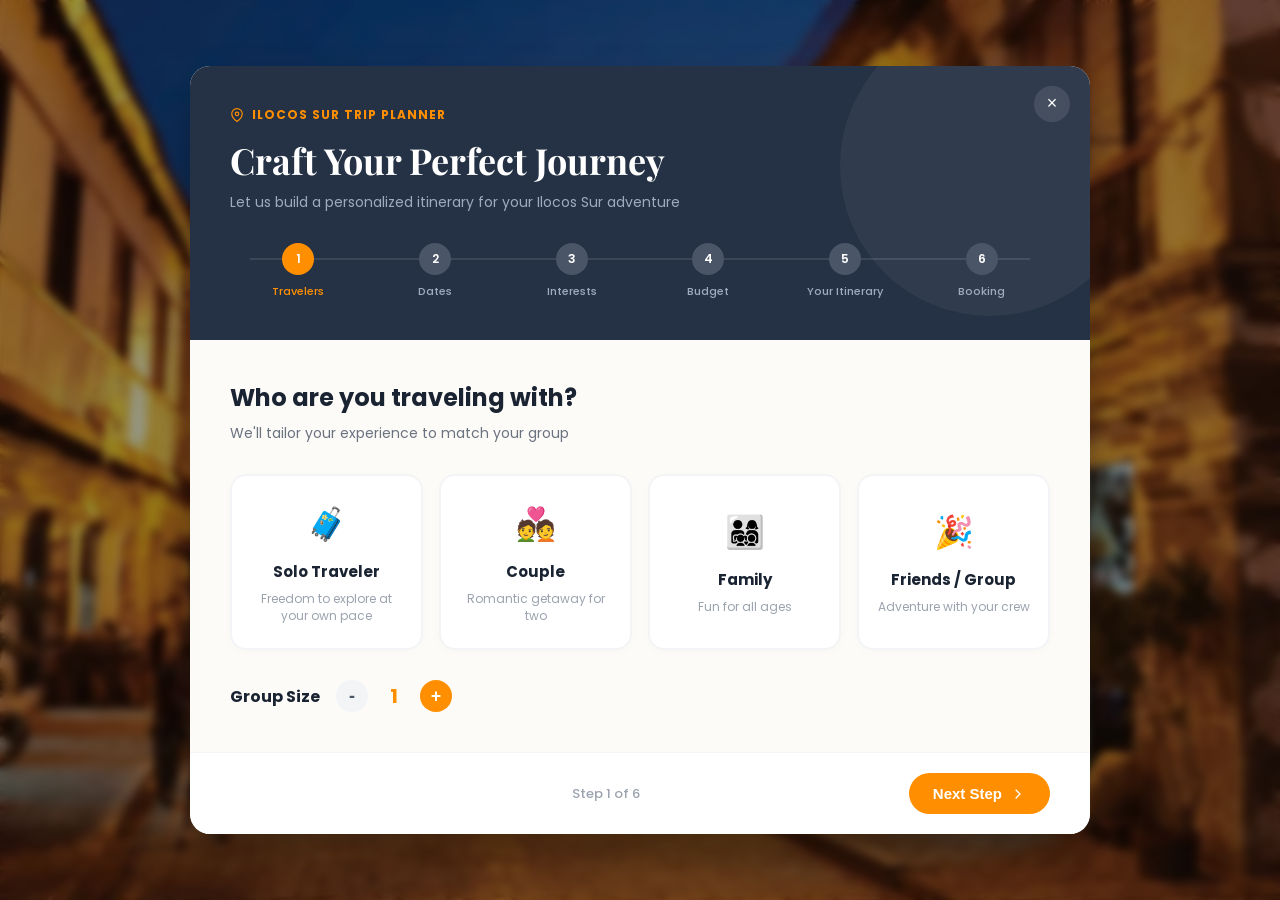
<file: Frontend/HTML/registration.html>
<!DOCTYPE html>
<html lang="en">

<head>
    <meta charset="UTF-8">
    <meta name="viewport" content="width=device-width, initial-scale=1.0">
    <title>Ilocos Sur Trip Planner</title>
    <link
        href="https://fonts.googleapis.com/css2?family=Playfair+Display:wght@700;800&family=Poppins:wght@400;500;600;700&display=swap"
        rel="stylesheet">
    <link rel="stylesheet" href="../CSS/styles-registration.css">
</head>

<body>

    <div class="modal-container">
        <!-- Header -->
        <div class="modal-header">
            <button class="close-btn" onclick="window.location.href='index.html'">&times;</button>
            <div class="modal-header-bg-circle"></div>

            <div class="header-tag">
                <svg width="14" height="14" viewBox="0 0 24 24" fill="none" stroke="currentColor" stroke-width="2"
                    stroke-linecap="round" stroke-linejoin="round">
                    <path d="M21 10c0 7-9 13-9 13s-9-6-9-13a9 9 0 0 1 18 0z"></path>
                    <circle cx="12" cy="10" r="3"></circle>
                </svg>
                ILOCOS SUR TRIP PLANNER
            </div>
            <h1 class="header-title">Craft Your Perfect Journey</h1>
            <p class="header-subtitle">Let us build a personalized itinerary for your Ilocos Sur adventure</p>

            <div class="progress-wrapper">
                <div class="progress-line-bg"></div>
                <div class="progress-line-fill" id="progress-fill" style="width: 0%;"></div>

                <div class="progress-step active" data-step="1">
                    <div class="step-circle">1</div>
                    <div class="step-label">Travelers</div>
                </div>
                <div class="progress-step" data-step="2">
                    <div class="step-circle">2</div>
                    <div class="step-label">Dates</div>
                </div>
                <div class="progress-step" data-step="3">
                    <div class="step-circle">3</div>
                    <div class="step-label">Interests</div>
                </div>
                <div class="progress-step" data-step="4">
                    <div class="step-circle">4</div>
                    <div class="step-label">Budget</div>
                </div>
                <div class="progress-step" data-step="5">
                    <div class="step-circle">5</div>
                    <div class="step-label">Your Itinerary</div>
                </div>
                <div class="progress-step" data-step="6">
                    <div class="step-circle">6</div>
                    <div class="step-label">Booking</div>
                </div>
            </div>
        </div>

        <!-- Body -->
        <div class="modal-body" id="modal-body">

            <!-- Step 1: Travelers -->
            <div class="step-content active" id="step-1">
                <h2 class="section-heading">Who are you traveling with?</h2>
                <p class="section-subheading">We'll tailor your experience to match your group</p>

                <div class="options-grid" id="traveler-type-grid">
                    <div class="option-card" data-value="Solo">
                        <div class="option-icon">🧳</div>
                        <div class="option-title">Solo Traveler</div>
                        <div class="option-desc">Freedom to explore at your own pace</div>
                    </div>
                    <div class="option-card" data-value="Couple">
                        <div class="option-icon">💑</div>
                        <div class="option-title">Couple</div>
                        <div class="option-desc">Romantic getaway for two</div>
                    </div>
                    <div class="option-card" data-value="Family">
                        <div class="option-icon">👨‍👩‍👧‍👦</div>
                        <div class="option-title">Family</div>
                        <div class="option-desc">Fun for all ages</div>
                    </div>
                    <div class="option-card" data-value="Group">
                        <div class="option-icon">🎉</div>
                        <div class="option-title">Friends / Group</div>
                        <div class="option-desc">Adventure with your crew</div>
                    </div>
                </div>

                <div class="group-size-control">
                    <div class="group-size-label">Group Size</div>
                    <button class="btn-circle btn-minus" id="btn-minus">-</button>
                    <div class="group-size-value" id="group-size-val">1</div>
                    <button class="btn-circle btn-plus" id="btn-plus">+</button>
                </div>
            </div>

            <!-- Step 2: Dates -->
            <div class="step-content" id="step-2">
                <h2 class="section-heading">When are you visiting?</h2>
                <p class="section-subheading">Pick your travel dates and how long you'll stay</p>

                <label
                    style="font-weight: 700; color: #1A2332; font-size: 14px; margin-bottom: 8px; display: block;">Start
                    Date (optional)</label>
                <input type="date" class="input-field" id="start-date" placeholder="dd/mm/yyyy">

                <label
                    style="font-weight: 700; color: #1A2332; font-size: 14px; margin-bottom: 8px; display: block;">Trip
                    Duration</label>
                <div class="duration-grid" id="duration-grid">
                    <div class="duration-card" data-value="2">
                        <div class="duration-num">2</div>
                        <div class="duration-text">days</div>
                    </div>
                    <div class="duration-card selected" data-value="3">
                        <div class="duration-num">3</div>
                        <div class="duration-text">days</div>
                    </div>
                    <div class="duration-card" data-value="4">
                        <div class="duration-num">4</div>
                        <div class="duration-text">days</div>
                    </div>
                    <div class="duration-card" data-value="5">
                        <div class="duration-num">5</div>
                        <div class="duration-text">days</div>
                    </div>
                    <div class="duration-card" data-value="6">
                        <div class="duration-num">6</div>
                        <div class="duration-text">days</div>
                    </div>
                    <div class="duration-card" data-value="7">
                        <div class="duration-num">7</div>
                        <div class="duration-text">days</div>
                    </div>
                </div>

                <div class="info-box">
                    <div class="info-box-icon">📅</div>
                    <div class="info-box-content">
                        <h4>Best time to visit</h4>
                        <p>November to April — dry season with clear skies and cool evenings perfect for heritage walks.
                        </p>
                    </div>
                </div>
            </div>

            <!-- Step 3: Destinations -->
            <div class="step-content" id="step-3">
                <h2 class="section-heading">Where do you want to go?</h2>
                <p class="section-subheading">Select the top places you want to include in your itinerary</p>

                <div class="options-grid" style="grid-template-columns: repeat(3, 1fr);" id="dest-grid">
                    <!-- Populated by JS -->
                </div>
            </div>

            <!-- Step 4: Budget -->
            <div class="step-content" id="step-4">
                <h2 class="section-heading">What's your budget range?</h2>
                <p class="section-subheading">We'll suggest accommodation and dining options to match</p>

                <div class="options-grid" style="grid-template-columns: 1fr 1fr;" id="budget-grid">
                    <div class="option-card budget-card" data-value="Budget">
                        <div class="budget-card-inner">
                            <div class="option-icon">💰</div>
                            <div>
                                <div class="option-title">Budget</div>
                                <div class="budget-amount">₱1,000–2,500/day</div>
                                <div class="option-desc">Local transport, carinderia meals</div>
                            </div>
                        </div>
                        <div class="budget-check">☑</div>
                    </div>
                    <div class="option-card budget-card" data-value="Mid-Range">
                        <div class="budget-card-inner">
                            <div class="option-icon">💳</div>
                            <div>
                                <div class="option-title">Mid-Range</div>
                                <div class="budget-amount">₱2,500–6,000/day</div>
                                <div class="option-desc">Comfortable hotels, local restaurants</div>
                            </div>
                        </div>
                        <div class="budget-check">☑</div>
                    </div>
                    <div class="option-card budget-card" data-value="Premium">
                        <div class="budget-card-inner">
                            <div class="option-icon">✨</div>
                            <div>
                                <div class="option-title">Premium</div>
                                <div class="budget-amount">₱6,000–15,000/day</div>
                                <div class="option-desc">Boutique inns, curated dining</div>
                            </div>
                        </div>
                        <div class="budget-check">☑</div>
                    </div>
                    <div class="option-card budget-card" data-value="Luxury">
                        <div class="budget-card-inner">
                            <div class="option-icon">👑</div>
                            <div>
                                <div class="option-title">Luxury</div>
                                <div class="budget-amount">₱15,000+/day</div>
                                <div class="option-desc">Heritage villas, private tours</div>
                            </div>
                        </div>
                        <div class="budget-check">☑</div>
                    </div>
                </div>
            </div>

            <!-- Step 5: Itinerary -->
            <div class="step-content" id="step-5">
                <div class="itinerary-pills" id="it-pills">
                    <div class="itinerary-pill">👤 Solo Traveler</div>
                    <div class="itinerary-pill">📅 3 Days</div>
                    <div class="itinerary-pill">💰 Budget</div>
                </div>

                <div class="itinerary-header-row">
                    <h2 class="section-heading" id="it-title" style="margin: 0;">Your 3-Day Ilocos Sur Itinerary</h2>
                    <div class="itinerary-actions">
                        <button class="itinerary-action-btn">🔗</button>
                        <button class="itinerary-action-btn" onclick="window.print()">📥</button>
                    </div>
                </div>

                <div class="day-selector" id="day-selector">
                    <div class="day-pill active">Day 1</div>
                    <div class="day-pill">Day 2</div>
                    <div class="day-pill">Day 3</div>
                </div>

                <div class="timeline" id="timeline-container">
                    <div class="timeline-item">
                        <div class="timeline-icon orange">🕒</div>
                        <div class="timeline-content">
                            <div class="timeline-header">
                                <h3 class="timeline-title">Breakfast at a heritage café</h3>
                                <span class="timeline-time">7:00 AM</span>
                            </div>
                            <div class="timeline-location">📍 Vigan City</div>
                            <div class="timeline-tip">⭐ Try empanada and longganisa</div>
                        </div>
                    </div>
                    <div class="timeline-item">
                        <div class="timeline-icon blue">🕒</div>
                        <div class="timeline-content">
                            <div class="timeline-header">
                                <h3 class="timeline-title">Calle Crisologo walking tour</h3>
                                <span class="timeline-time">9:00 AM</span>
                            </div>
                            <div class="timeline-location">📍 Vigan Heritage Village</div>
                            <div class="timeline-tip">⭐ Best light for photos in the morning</div>
                        </div>
                    </div>
                </div>
            </div>

            <!-- Step 6: Booking Details -->
            <div class="step-content" id="step-6">
                <h2 class="section-heading">Passenger & Booking Details</h2>
                <p class="section-subheading">Please provide your final details to secure your trip.</p>

                <form id="booking-form" style="display: flex; flex-direction: column; gap: 24px;">
                    <!-- Personal Info -->
                    <div style="background: white; padding: 20px; border-radius: 12px; border: 1px solid #E5E7EB;">
                        <h3 style="font-size: 16px; margin-bottom: 16px; color: #1E88E5;">1. Personal Information</h3>
                        <div style="display: grid; grid-template-columns: 1fr 1fr; gap: 16px;">
                            <div><label style="font-size: 12px; font-weight: 600;">Name</label><input type="text"
                                    name="full_name" class="input-field" style="margin-bottom:0; padding: 10px;"
                                    placeholder="Juan Dela Cruz" required></div>
                            <div><label style="font-size: 12px; font-weight: 600;">Date of Birth</label><input
                                    type="date" name="dob" class="input-field" style="margin-bottom:0; padding: 10px;"
                                    required></div>
                            <div><label style="font-size: 12px; font-weight: 600;">Gender</label><select name="gender"
                                    class="input-field" style="margin-bottom:0; padding: 10px;" required>
                                    <option value="">Select Gender</option>
                                    <option>Male</option>
                                    <option>Female</option>
                                    <option>Other</option>
                                </select></div>
                            <div><label style="font-size: 12px; font-weight: 600;">Nationality</label><input type="text"
                                    name="nationality" class="input-field" style="margin-bottom:0; padding: 10px;"
                                    placeholder="Filipino" required></div>
                            <div><label style="font-size: 12px; font-weight: 600;">Email</label><input type="email"
                                    name="email" class="input-field" style="margin-bottom:0; padding: 10px;"
                                    placeholder="juan@example.com" required></div>
                            <div><label style="font-size: 12px; font-weight: 600;">Phone Number</label><input type="tel"
                                    name="phone" class="input-field" style="margin-bottom:0; padding: 10px;"
                                    placeholder="+63 912 345 6789" required></div>
                            <div><label style="font-size: 12px; font-weight: 600;">Passport / ID Number</label><input
                                    type="text" name="passport_number" class="input-field"
                                    style="margin-bottom:0; padding: 10px;" placeholder="P1234567A" required></div>
                            <div><label style="font-size: 12px; font-weight: 600;">ID Expiry Date</label><input
                                    type="date" name="passport_expiry" class="input-field"
                                    style="margin-bottom:0; padding: 10px;" required></div>
                        </div>
                    </div>

                    <!-- Flight/Trip -->
                    <div style="background: white; padding: 20px; border-radius: 12px; border: 1px solid #E5E7EB;">
                        <h3 style="font-size: 16px; margin-bottom: 16px; color: #1E88E5;">2. Travel & Flight Details
                        </h3>
                        <div style="display: grid; grid-template-columns: 1fr 1fr; gap: 16px;">
                            <div><label style="font-size: 12px; font-weight: 600;">Trip Type</label><select
                                    name="trip_type" class="input-field" style="margin-bottom:0; padding: 10px;"
                                    required>
                                    <option value="">Select Trip Type</option>
                                    <option>One-way</option>
                                    <option>Round-trip</option>
                                    <option>Multi-city</option>
                                </select></div>
                            <div><label style="font-size: 12px; font-weight: 600;">Number of Travelers</label><input
                                    type="number" name="travelers_count" class="input-field"
                                    style="margin-bottom:0; padding: 10px;" min="1" value="1" required></div>
                            <div><label style="font-size: 12px; font-weight: 600;">Origin</label><input type="text"
                                    name="origin" class="input-field" style="margin-bottom:0; padding: 10px;"
                                    placeholder="Manila" required></div>
                            <div><label style="font-size: 12px; font-weight: 600;">Destination</label><input type="text"
                                    name="destination" class="input-field" style="margin-bottom:0; padding: 10px;"
                                    value="Ilocos Sur" required></div>
                            <div><label style="font-size: 12px; font-weight: 600;">Departure Date</label><input
                                    type="date" name="departure_date" class="input-field"
                                    style="margin-bottom:0; padding: 10px;" required></div>
                            <div><label style="font-size: 12px; font-weight: 600;">Return Date</label><input type="date"
                                    name="return_date" class="input-field" style="margin-bottom:0; padding: 10px;"
                                    required></div>
                            <div><label style="font-size: 12px; font-weight: 600;">Class</label><select
                                    name="flight_class" class="input-field" style="margin-bottom:0; padding: 10px;"
                                    required>
                                    <option value="">Select Class</option>
                                    <option>Economy</option>
                                    <option>Business</option>
                                    <option>First</option>
                                </select></div>
                            <div><label style="font-size: 12px; font-weight: 600;">Seat Preference</label><select
                                    name="seat_preference" class="input-field" style="margin-bottom:0; padding: 10px;"
                                    required>
                                    <option value="">Select Preference</option>
                                    <option>Not Available (N/A)</option>
                                    <option>Window</option>
                                    <option>Aisle</option>
                                    <option>Middle</option>
                                </select></div>
                        </div>
                    </div>

                    <!-- Accommodation -->
                    <div style="background: white; padding: 20px; border-radius: 12px; border: 1px solid #E5E7EB;">
                        <h3 style="font-size: 16px; margin-bottom: 16px; color: #1E88E5;">3. Accommodation Details</h3>
                        <div style="display: grid; grid-template-columns: 1fr 1fr; gap: 16px;">
                            <div><label style="font-size: 12px; font-weight: 600;">Hotel Name/Preference</label><select
                                    name="hotel_name" class="input-field" style="margin-bottom:0; padding: 10px;"
                                    required>
                                    <option value="">Select Hotel</option>
                                    <option>Not Available (N/A)</option>
                                    <option>Hotel Luna</option>
                                    <option>Paradores de Vigan</option>
                                    <option>Hotel Veneto</option>
                                    <option>Other</option>
                                </select></div>
                            <div><label style="font-size: 12px; font-weight: 600;">Room Type</label><select
                                    name="room_type" class="input-field" style="margin-bottom:0; padding: 10px;"
                                    required>
                                    <option value="">Select Room Type</option>
                                    <option>Not Available (N/A)</option>
                                    <option>Standard</option>
                                    <option>Deluxe</option>
                                    <option>Suite</option>
                                </select></div>
                            <div><label style="font-size: 12px; font-weight: 600;">Check-in Date</label><input
                                    type="date" name="check_in" class="input-field"
                                    style="margin-bottom:0; padding: 10px;" required></div>
                            <div><label style="font-size: 12px; font-weight: 600;">Check-out Date</label><input
                                    type="date" name="check_out" class="input-field"
                                    style="margin-bottom:0; padding: 10px;" required></div>
                            <div><label style="font-size: 12px; font-weight: 600;">Number of Guests</label><input
                                    type="number" name="hotel_guests" class="input-field"
                                    style="margin-bottom:0; padding: 10px;" min="1" value="1" required></div>
                            <div><label style="font-size: 12px; font-weight: 600;">Meal Preference</label><select
                                    name="meal_preference" class="input-field" style="margin-bottom:0; padding: 10px;"
                                    required>
                                    <option value="">Select Meal</option>
                                    <option>Not Available (N/A)</option>
                                    <option>Standard</option>
                                    <option>Vegetarian</option>
                                    <option>Vegan</option>
                                    <option>Halal</option>
                                </select></div>
                        </div>
                        <div style="margin-top: 16px;"><label style="font-size: 12px; font-weight: 600;">Special
                                Assistance/Requests</label><select name="special_requests" class="input-field"
                                style="margin-bottom:0; padding: 10px;" required>
                                <option value="">Select Assistance</option>
                                <option>Not Available (N/A)</option>
                                <option>Wheelchair Access</option>
                                <option>Hearing Impaired Support</option>
                                <option>Visually Impaired Support</option>
                            </select></div>
                    </div>

                    <!-- Payment -->
                    <div style="background: white; padding: 20px; border-radius: 12px; border: 1px solid #E5E7EB;">
                        <h3 style="font-size: 16px; margin-bottom: 16px; color: #1E88E5;">4. Payment & Protection</h3>
                        <div style="display: grid; grid-template-columns: 1fr 1fr; gap: 16px;">
                            <div><label style="font-size: 12px; font-weight: 600;">Travel Insurance</label><select
                                    name="travel_insurance" class="input-field" style="margin-bottom:0; padding: 10px;"
                                    required>
                                    <option value="">Select</option>
                                    <option>Yes</option>
                                    <option>No</option>
                                </select></div>
                            <div><label style="font-size: 12px; font-weight: 600;">Payment Method</label><select
                                    name="payment_method" class="input-field" style="margin-bottom:0; padding: 10px;"
                                    required>
                                    <option value="">Select Method</option>
                                    <option>Credit Card</option>
                                    <option>Debit Card</option>
                                    <option>GCash</option>
                                </select></div>
                            <div style="grid-column: span 2;"><label style="font-size: 12px; font-weight: 600;">Card
                                    Number / Account</label><input type="text" name="card_number" class="input-field"
                                    style="margin-bottom:0; padding: 10px;" placeholder="xxxx-xxxx-xxxx-xxxx" required>
                            </div>
                            <div style="grid-column: span 2;"><label style="font-size: 12px; font-weight: 600;">Billing
                                    Address</label><input type="text" name="billing_address" class="input-field"
                                    style="margin-bottom:0; padding: 10px;" placeholder="123 Mabini St., Vigan City"
                                    required></div>
                        </div>
                        <div style="margin-top: 16px; display: flex; align-items: center; gap: 8px;">
                            <input type="checkbox" name="terms_accepted" id="terms" required
                                style="width: 16px; height: 16px;">
                            <label for="terms" style="font-size: 13px; color: #4B5563;">I accept the Terms & Conditions
                                and confirm my booking details.</label>
                        </div>
                    </div>
                </form>
            </div>

        </div>

        <!-- Footer -->
        <div class="modal-footer">
            <div class="footer-left">
                <button class="btn-back" id="btn-prev" style="visibility: hidden;">
                    <svg width="16" height="16" viewBox="0 0 24 24" fill="none" stroke="currentColor" stroke-width="2"
                        stroke-linecap="round" stroke-linejoin="round">
                        <path d="M15 18l-6-6 6-6" />
                    </svg> Back
                </button>
            </div>

            <div class="step-indicator" id="step-indicator">Step 1 of 5</div>

            <div id="footer-actions">
                <button class="btn-action" id="btn-next">
                    Next Step <svg width="16" height="16" viewBox="0 0 24 24" fill="none" stroke="currentColor"
                        stroke-width="2" stroke-linecap="round" stroke-linejoin="round">
                        <path d="M9 18l6-6-6-6" />
                    </svg>
                </button>
            </div>
        </div>
    </div>

    <!-- Booking Success Modal -->
    <div id="success-modal"
        style="display: none; position: fixed; inset: 0; background: rgba(0,0,0,0.6); z-index: 999999; justify-content: center; align-items: center; opacity: 0; transition: opacity 0.3s;">
        <div
            style="background: white; padding: 40px; border-radius: 20px; text-align: center; max-width: 400px; box-shadow: 0 0 40px rgba(255, 143, 0, 0.4), 0 10px 30px rgba(0,0,0,0.3);">
            <div style="font-size: 60px; margin-bottom: 20px;">🎒</div>
            <h2 style="font-family: 'Playfair Display', serif; color: #1A2332; margin-bottom: 12px;">Thank you for
                booking a trip!</h2>
            <p style="color: #6B7280; font-size: 15px; margin-bottom: 30px;">Your personalized itinerary has been saved.
                See you there!</p>
            <button class="btn-action"
                style="width: 100%; justify-content: center; box-shadow: 0 0 15px rgba(255, 143, 0, 0.6), 0 4px 6px rgba(255, 143, 0, 0.3);"
                onclick="window.location.href='index.html'">Return to Home</button>
        </div>
    </div>

    <script>
        // Supabase Configuration
        const SUPABASE_URL = 'https://kkejtlourxnmewtchhmx.supabase.co';
        const SUPABASE_KEY = 'sb_publishable_EKmCZA5NVchSKEIulxrUig_PUoJ1Okv';

        // State
        const formData = {
            travelerType: '',
            groupSize: 1,
            startDate: '',
            duration: '3',
            destinations: [],
            budget: ''
        };

        const places = [
            { id: 'Vigan Heritage Village', img: '../Assets/vigan-heritage-village.png' },
            { id: 'Calle Crisologo', img: '../Assets/calle-crisologo.png' },
            { id: 'Bantay Bell Tower', img: '../Assets/bantay -church.jpg' },
            { id: 'Baluarte Zoo', img: '../Assets/Baluarte-Zoo.jpg' },
            { id: 'Hidden Garden', img: '../Assets/Hidden-Garden-Restaurant-Vigan.jpg' },
            { id: 'Santiago Cove', img: '../Assets/santiago-cove.jpg' },
            { id: 'Pinsal Falls', img: '../Assets/pinsal-falls.jpg' },
            { id: 'Sta. Maria Church', img: '../Assets/sta-maria-church.jpg' },
            { id: 'Sta Catalina Beach', img: '../Assets/sta-catalina-beach.png' }
        ];

        // Populate Places
        const destGrid = document.getElementById('dest-grid');
        places.forEach(place => {
            const el = document.createElement('div');
            el.className = 'dest-card';
            el.dataset.value = place.id;
            el.innerHTML = `
                <img src="${place.img}" alt="${place.id}">
                <div class="dest-card-title">${place.id}</div>
            `;
            destGrid.appendChild(el);
        });

        // Navigation Logic
        let currentStep = 1;
        const totalSteps = 6;

        const updateUI = () => {
            // Steps visibility
            document.querySelectorAll('.step-content').forEach((el, index) => {
                el.classList.toggle('active', index + 1 === currentStep);
            });

            // Progress Header
            document.querySelectorAll('.progress-step').forEach((el, index) => {
                const stepNum = index + 1;
                el.classList.toggle('active', stepNum === currentStep);
                el.classList.toggle('completed', stepNum < currentStep);

                // Update checkmarks for completed
                const circle = el.querySelector('.step-circle');
                if (stepNum < currentStep) {
                    circle.innerHTML = '✓';
                } else {
                    circle.innerHTML = stepNum;
                }
            });

            // Progress bar line
            const fillWidth = ((currentStep - 1) / (totalSteps - 1)) * 100;
            document.getElementById('progress-fill').style.width = `calc(${fillWidth}% - 40px)`;

            // Footer
            document.getElementById('btn-prev').style.visibility = currentStep === 1 ? 'hidden' : 'visible';

            const actionsContainer = document.getElementById('footer-actions');

            if (currentStep === 4) {
                // Generate Itinerary button
                document.getElementById('step-indicator').textContent = `Step 4 of 6`;
                actionsContainer.innerHTML = `
                    <button class="btn-action green" id="btn-generate">
                        ✨ Generate Itinerary <svg width="16" height="16" viewBox="0 0 24 24" fill="none" stroke="currentColor" stroke-width="2" stroke-linecap="round" stroke-linejoin="round"><path d="M9 18l6-6-6-6"/></svg>
                    </button>
                `;
                document.getElementById('btn-generate').addEventListener('click', generateItinerary);
            } else if (currentStep === 5) {
                // Done / Explore
                document.getElementById('step-indicator').textContent = `Step 5 of 6`;
                actionsContainer.innerHTML = `
                    <button class="btn-action btn-outline" style="margin-right: 12px; color: #1A2332; display: inline-flex;" id="btn-start-over">Start Over</button>
                    <button class="btn-action" style="display: inline-flex;" id="btn-book">Continue to Booking ➜</button>
                `;
                document.getElementById('btn-start-over').addEventListener('click', () => {
                    currentStep = 1;
                    document.getElementById('step-indicator').style.display = 'block';
                    updateUI();
                });
                document.getElementById('btn-book').addEventListener('click', () => {
                    currentStep = 6;
                    updateUI();
                });
            } else if (currentStep === 6) {
                document.getElementById('step-indicator').style.display = 'none';
                actionsContainer.innerHTML = `
                    <button type="submit" form="booking-form" class="btn-action green" style="display: inline-flex; width: 100%; justify-content: center;" id="btn-confirm-book">Confirm Booking & Pay ✨</button>
                `;
            } else {
                document.getElementById('step-indicator').textContent = `Step ${currentStep} of 6`;
                document.getElementById('step-indicator').style.display = 'block';
                actionsContainer.innerHTML = `
                    <button class="btn-action" id="btn-next">
                        Next Step <svg width="16" height="16" viewBox="0 0 24 24" fill="none" stroke="currentColor" stroke-width="2" stroke-linecap="round" stroke-linejoin="round"><path d="M9 18l6-6-6-6"/></svg>
                    </button>
                `;
                document.getElementById('btn-next').addEventListener('click', () => {
                    if (currentStep < totalSteps) currentStep++;
                    updateUI();
                });
            }

            // Scroll to top of modal body
            document.getElementById('modal-body').scrollTop = 0;
        };

        // Prev Button
        document.getElementById('btn-prev').addEventListener('click', () => {
            if (currentStep > 1) currentStep--;
            updateUI();
        });

        // Setup Selection logic
        const setupSingleSelect = (gridId, dataKey) => {
            const grid = document.getElementById(gridId);
            grid.addEventListener('click', (e) => {
                const card = e.target.closest('.option-card') || e.target.closest('.duration-card');
                if (!card) return;

                Array.from(grid.children).forEach(c => c.classList.remove('selected'));
                card.classList.add('selected');
                formData[dataKey] = card.dataset.value;
            });
        };

        const setupMultiSelect = (gridId, dataKey) => {
            const grid = document.getElementById(gridId);
            grid.addEventListener('click', (e) => {
                const card = e.target.closest('.dest-card');
                if (!card) return;

                card.classList.toggle('selected');
                const val = card.dataset.value;
                if (card.classList.contains('selected')) {
                    formData[dataKey].push(val);
                } else {
                    formData[dataKey] = formData[dataKey].filter(item => item !== val);
                }
            });
        };

        setupSingleSelect('traveler-type-grid', 'travelerType');
        setupSingleSelect('duration-grid', 'duration');
        setupSingleSelect('budget-grid', 'budget');
        setupMultiSelect('dest-grid', 'destinations');

        // Group Size
        const valEl = document.getElementById('group-size-val');
        document.getElementById('btn-minus').addEventListener('click', () => {
            if (formData.groupSize > 1) {
                formData.groupSize--;
                valEl.textContent = formData.groupSize;
            }
        });
        document.getElementById('btn-plus').addEventListener('click', () => {
            formData.groupSize++;
            valEl.textContent = formData.groupSize;
        });

        // Date
        document.getElementById('start-date').addEventListener('change', (e) => formData.startDate = e.target.value);

        // Initial event binding for step 1
        document.getElementById('btn-next').addEventListener('click', () => {
            if (currentStep < totalSteps) currentStep++;
            updateUI();
        });

        // Generate Itinerary Logic
        async function generateItinerary() {
            // We removed the intermediate Supabase save since all planner data 
            // is submitted together with the final booking in Step 6.

            // 4. Move to step 5 (Only runs if Supabase save is successful)
            currentStep = 5;
            updateUI();

            // 5. Populate Step 5 data
            const typeLabel = formData.travelerType || "Explorer";
            const dur = formData.duration || 3;
            const bud = formData.budget || "Standard";

            document.getElementById('it-pills').innerHTML = `
                <div class="itinerary-pill">👤 ${typeLabel}</div>
                <div class="itinerary-pill">📅 ${dur} Days</div>
                <div class="itinerary-pill">💰 ${bud}</div>
            `;
            document.getElementById('it-title').textContent = `Your ${dur}-Day Ilocos Sur Itinerary`;

            // 6. Setup day selectors
            let daysHtml = '';
            for (let i = 1; i <= dur; i++) {
                daysHtml += `<div class="day-pill ${i === 1 ? 'active' : ''}">${i === 1 ? 'Day 1' : 'Day ' + i}</div>`;
            }
            document.getElementById('day-selector').innerHTML = daysHtml;
        }

        // Form Submission Logic
        document.getElementById('booking-form').addEventListener('submit', async (e) => {
            e.preventDefault(); // Prevent default page reload
            const submitBtn = document.getElementById('btn-confirm-book');
            submitBtn.innerHTML = 'Processing...';

            try {
                // 1. Extract all form data securely into a JSON object
                const form = e.target;
                const data = new FormData(form);
                const payload = Object.fromEntries(data.entries());

                // 2. Include the initial planner states (Step 1-4)
                payload.planner_travelerType = formData.travelerType;
                payload.planner_groupSize = formData.groupSize;
                payload.planner_duration = formData.duration;
                payload.planner_destinations = formData.destinations;

                // 3. Send POST Request to Supabase REST API
                const response = await fetch(`${SUPABASE_URL}/rest/v1/bookings`, {
                    method: 'POST',
                    headers: {
                        'Content-Type': 'application/json',
                        'apikey': SUPABASE_KEY,
                        'Authorization': `Bearer ${SUPABASE_KEY}`,
                        'Prefer': 'return=minimal' // don't return the entire inserted row
                    },
                    body: JSON.stringify(payload)
                });

                // Improved error handling to reveal the exact Supabase rejection reason
                if (!response.ok) {
                    // Attempt to parse the exact error message from Supabase
                    let errorMessage = response.statusText;
                    try {
                        const errorDetails = await response.json();
                        console.error("Supabase Error Details:", errorDetails);
                        errorMessage = errorDetails.message || errorDetails.hint || response.statusText;
                    } catch (parseError) {
                        console.error("Could not parse Supabase error response");
                    }

                    throw new Error(`Failed to save booking: ${errorMessage}`);
                }

                // 4. Simulate network request for demonstration
                await new Promise(resolve => setTimeout(resolve, 800));

                // 5. Show Success Modal
                const successModal = document.getElementById('success-modal');
                successModal.style.display = 'flex';
                setTimeout(() => successModal.style.opacity = '1', 10);
            } catch (error) {
                console.error("Booking error:", error);
                alert('Booking failed: ' + error.message);
            } finally {
                submitBtn.innerHTML = 'Confirm Booking & Pay ✨';
            }
        });

        // Initialize UI
        updateUI();
    </script>
</body>

</html>
</file>
<file: Frontend/CSS/styles.css>
/* ==========================================================================
   CSS Variables & Design System
   ========================================================================== */
   :root {
    /* Color Palette */
    --primary: #1A9BE1;
    --primary-dark: #2C5EAD;
    --primary-light: #CBE6F6;
    
    --accent: #FFB74D;
    --accent-dark: #FF5E3A;
    
    --category-heritage: #2C5EAD;
    --category-church: #7B1FA2;
    --category-beach: #1A9BE1;
    --category-nature: #43A047;
    --category-family: #FF9800;
    --category-food: #F4511E;

    /* Typography Color */
    --text-dark: #1A2332;
    --text-muted: #6B7280;
    --text-light: #FFFFFF;
    
    /* Backgrounds */
    --bg-page: #F9F4EC;
    --bg-card: #FFFFFF;
    --bg-map: #E8F4F8;
    
    /* Typography */
    --font-heading: 'Playfair Display', serif;
    --font-body: 'Poppins', sans-serif;
    
    /* Spacing & Borders */
    --radius-sm: 12px;
    --radius-md: 16px;
    --radius-lg: 24px;
    --radius-pill: 9999px;
    
    /* Shadows */
    --shadow-sm: 0 4px 12px rgba(0, 0, 0, 0.08);
    --shadow-md: 0 8px 24px rgba(0, 0, 0, 0.15);
    --shadow-lg: 0 25px 50px -12px rgba(0, 0, 0, 0.25);
}

/* ==========================================================================
   Global Resets
   ========================================================================== */
* {
    margin: 0;
    padding: 0;
    box-sizing: border-box;
}

body {
    font-family: var(--font-body);
    color: var(--text-dark);
    background-color: var(--bg-card);
    overflow-x: hidden;
}

h1, h2, h3, h4, h5, h6 {
    font-family: var(--font-heading);
    color: var(--text-dark);
    font-weight: 700;
}

/* ==========================================================================
   Typography & Utilities
   ========================================================================== */
.section-title {
    font-size: 48px;
    line-height: 1.2;
    text-align: center;
    margin-bottom: 12px;
}

.section-subtitle {
    font-size: 16px;
    color: var(--text-muted);
    text-align: center;
    max-width: 640px;
    margin: 0 auto;
}

.badge {
    display: inline-flex;
    align-items: center;
    padding: 4px 16px;
    border-radius: var(--radius-pill);
    font-size: 14px;
    font-weight: 600;
}

.badge-accent {
    background: #F5E6C8;
    color: var(--accent);
}

.btn-primary {
    background: linear-gradient(135deg, var(--primary) 0%, var(--primary-dark) 100%);
    color: var(--text-light);
    border-radius: var(--radius-md);
    padding: 16px 32px;
    font-weight: 700;
    font-size: 16px;
    cursor: pointer;
    box-shadow: var(--shadow-lg);
    display: inline-flex;
    justify-content: center;
    align-items: center;
    transition: opacity 0.2s;
    border: none;
}

.btn-primary:hover {
    opacity: 0.9;
}

/* ==========================================================================
   Navigation
   ========================================================================== */
.navbar {
    position: fixed;
    top: 0;
    width: 100%;
    z-index: 1000;
    padding: 24px 40px;
    transition: all 0.3s ease;
}

.navbar.scrolled {
    background: rgba(26, 35, 50, 0.95);
    backdrop-filter: blur(10px);
    padding: 16px 40px;
    box-shadow: var(--shadow-sm);
}

.nav-container {
    display: flex;
    justify-content: space-between;
    align-items: center;
    max-width: 1200px;
    margin: 0 auto;
}

.nav-logo-group {
    display: flex;
    align-items: center;
    gap: 12px;
}

.logo-text {
    color: var(--text-light);
    font-family: var(--font-heading);
    font-size: 24px;
    font-weight: 700;
}

.nav-links-group {
    display: flex;
    align-items: center;
    gap: 32px;
}

.nav-link {
    color: rgba(255, 255, 255, 0.8);
    font-size: 14px;
    font-weight: 500;
    cursor: pointer;
    transition: color 0.2s, transform 0.2s;
    user-select: none;
}

.nav-link:hover {
    color: var(--accent);
}

/* ==========================================================================
   Hero Section
   ========================================================================== */
.hero-wrapper {
    position: relative;
    width: 100%;
    height: 100vh;
    display: flex;
    justify-content: center;
    align-items: center;
    overflow: hidden;
}

.hero-bg-gradient {
    position: absolute;
    inset: 0;
    background: linear-gradient(180deg, rgba(44, 94, 173, 0.70) 0%, rgba(26, 155, 225, 0.40) 40%, rgba(255, 94, 58, 0.30) 80%, rgba(255, 183, 77, 0.90) 100%);
    z-index: 1;
}

.hero-content {
    position: relative;
    z-index: 2;
    display: flex;
    flex-direction: column;
    align-items: center;
    max-width: 896px;
    padding: 0 40px;
    text-align: center;
}

.hero-title {
    color: #ffffff;
    font-size: 80px;
    line-height: 1.1;
    margin: 16px 0;
    text-shadow: 0 0 20px rgba(255, 255, 255, 0.5), 
                 0 0 40px rgba(255, 255, 255, 0.3), 
                 0 4px 10px rgba(0, 0, 0, 0.4);
}

.hero-desc {
    font-family: var(--font-body);
    font-style: normal;
    color: rgba(255, 255, 255, 0.95);
    font-size: 20px;
    font-weight: 300;
    letter-spacing: 0.5px;
    margin-bottom: 40px;
    text-shadow: 0 2px 8px rgba(0, 0, 0, 0.6);
}

#start-exploring-btn {
    font-size: 18px;
    padding: 18px 40px;
    border-radius: 30px;
    background: linear-gradient(135deg, var(--primary) 0%, var(--primary-dark) 100%);
    box-shadow: 0 10px 20px -5px rgba(44, 94, 173, 0.5), 0 0 30px rgba(26, 155, 225, 0.3);
    border: 1px solid rgba(255, 255, 255, 0.2);
    transition: transform 0.3s ease, box-shadow 0.3s ease;
}

#start-exploring-btn:hover {
    transform: translateY(-3px) scale(1.02);
    box-shadow: 0 15px 25px -5px rgba(44, 94, 173, 0.6), 0 0 40px rgba(26, 155, 225, 0.4);
}

.search-bar-container {
    display: flex;
    gap: 16px;
    width: 100%;
    max-width: 672px;
    margin-bottom: 24px;
}

.search-input-wrapper {
    flex: 1;
    background: rgba(255, 255, 255, 0.97);
    border-radius: var(--radius-md);
    display: flex;
    align-items: center;
    padding: 0 20px;
    height: 56px;
    box-shadow: var(--shadow-sm);
}

.search-input-wrapper input {
    flex: 1;
    border: none;
    background: transparent;
    outline: none;
    padding-left: 12px;
    font-family: var(--font-body);
    font-size: 16px;
}

.search-btn {
    width: 56px;
    height: 56px;
    background: linear-gradient(135deg, var(--accent) 0%, var(--accent-dark) 100%);
    border-radius: var(--radius-md);
    display: flex;
    justify-content: center;
    align-items: center;
    cursor: pointer;
    box-shadow: var(--shadow-sm);
}

.hero-stats {
    display: flex;
    justify-content: center;
    gap: 64px;
    flex-wrap: wrap;
    margin-top: 48px;
    background: rgba(0, 0, 0, 0.2);
    backdrop-filter: blur(8px);
    -webkit-backdrop-filter: blur(8px);
    padding: 20px 48px;
    border-radius: 20px;
    border: 1px solid rgba(255, 255, 255, 0.1);
    box-shadow: 0 10px 30px rgba(0, 0, 0, 0.2);
}

.stat-item {
    display: flex;
    flex-direction: column;
    align-items: center;
}

.stat-number {
    color: #ffffff;
    font-size: 32px;
    font-weight: 800;
    text-shadow: 0 2px 4px rgba(0, 0, 0, 0.5);
    margin-bottom: 4px;
}

.stat-label {
    color: rgba(255, 255, 255, 0.85);
    font-size: 13px;
    font-weight: 600;
    text-transform: uppercase;
    letter-spacing: 1px;
}

/* ==========================================================================
   Interactive Map Section
   ========================================================================== */
.map-section {
    padding: 80px 40px;
    background: var(--bg-card);
}

.map-container {
    max-width: 1200px;
    margin: 0 auto;
    display: flex;
    flex-direction: column;
    gap: 24px;
}

.map-controls {
    display: flex;
    justify-content: center;
    gap: 12px;
    margin-top: 24px;
}

.vehicle-mode-btn {
    padding: 8px 20px;
    border-radius: var(--radius-pill);
    font-size: 14px;
    font-weight: 600;
    cursor: pointer;
    transition: all 0.2s;
    border: 1.6px solid transparent;
}

.vehicle-mode-btn.active {
    background: linear-gradient(135deg, var(--accent) 0%, var(--accent-dark) 100%);
    color: var(--text-light);
    border-color: transparent;
    box-shadow: 0 4px 15px rgba(255, 94, 58, 0.4);
}

.vehicle-mode-btn.inactive {
    background: var(--bg-card);
    color: var(--text-muted);
    border-color: #E5E7EB;
}

.map-layout {
    display: flex;
    gap: 24px;
    height: 700px;
}

.map-canvas {
    flex: 1;
    position: relative;
    background: var(--bg-map);
    border-radius: var(--radius-lg);
    box-shadow: var(--shadow-lg);
    overflow: hidden;
}

/* Base Map Geometry Shapes */
.map-shape {
    position: absolute;
}

.map-bg {
    inset: 0;
    background: linear-gradient(135deg, #B3E5FC 0%, #81D4FA 100%);
}

.map-landmass {
    background: linear-gradient(135deg, #C8E6C9 0%, #A5D6A7 100%);
    outline: 6px solid #81C784;
    outline-offset: -3px;
}

.map-marker-point {
    outline: 6px solid white;
    outline-offset: -3px;
}

.map-legend {
    position: absolute;
    bottom: 24px;
    left: 24px;
    background: rgba(255, 255, 255, 0.95);
    padding: 16px;
    border-radius: var(--radius-md);
    display: grid;
    grid-template-columns: 1fr 1fr;
    gap: 12px;
}

.legend-item {
    display: flex;
    align-items: center;
    gap: 8px;
    font-size: 14px;
}

.legend-color {
    width: 16px;
    height: 16px;
    border-radius: 4px;
}

/* Destinations Sidebar */
.destinations-sidebar {
    width: 320px;
    background: var(--bg-card);
    border-radius: var(--radius-lg);
    box-shadow: 0 10px 30px rgba(0, 0, 0, 0.08);
    border: 1px solid rgba(0, 0, 0, 0.05);
    display: flex;
    flex-direction: column;
    overflow-y: auto;
    padding: 16px;
    gap: 8px;
}

.destinations-sidebar-header {
    font-size: 16px;
    font-weight: 700;
    margin-bottom: 12px;
    padding-bottom: 12px;
    border-bottom: 1px solid #E5E7EB;
}

.destination-card {
    display: flex;
    align-items: center;
    padding: 12px;
    border-radius: var(--radius-sm);
    cursor: pointer;
    transition: all 0.3s ease;
    gap: 12px;
    user-select: none;
    border: 1px solid transparent;
}

.destination-card:hover {
    background: #FFFFFF;
    transform: translateY(-2px);
    box-shadow: 0 6px 15px rgba(26, 155, 225, 0.15);
    border-color: rgba(26, 155, 225, 0.2);
}

.destination-card.active {
    background: #FFFFFF;
    transform: translateY(-2px);
    box-shadow: 0 6px 15px rgba(26, 155, 225, 0.3);
    border-color: rgba(26, 155, 225, 0.3);
}

.dest-icon-bg {
    width: 40px;
    height: 40px;
    border-radius: 8px;
    display: flex;
    align-items: center;
    justify-content: center;
    font-size: 20px;
}

.dest-info-col {
    flex: 1;
}

.dest-title {
    font-weight: 600;
    font-size: 14px;
}

.dest-meta-wrap {
    display: flex;
    align-items: center;
    gap: 4px;
    color: var(--text-muted);
    font-size: 12px;
    margin-top: 4px;
}

/* Map Detail Card (Bottom) */
.map-detail-card {
    display: flex;
    background: var(--bg-card);
    border-radius: 24px;
    box-shadow: 0 20px 40px rgba(0, 0, 0, 0.08), 0 5px 15px rgba(0, 0, 0, 0.04);
    border: 1px solid rgba(0, 0, 0, 0.05);
    overflow: hidden;
    height: 350px;
    transition: all 0.4s cubic-bezier(0.4, 0, 0.2, 1);
}

.map-detail-card:hover {
    transform: translateY(-6px);
    box-shadow: 0 25px 50px rgba(26, 155, 225, 0.15), 0 10px 20px rgba(26, 155, 225, 0.1);
    border-color: rgba(26, 155, 225, 0.2);
}

.map-detail-img-wrap {
    width: 50%;
    position: relative;
}

.map-detail-img-wrap img {
    width: 100%;
    height: 100%;
    object-fit: cover;
}

.map-detail-content {
    width: 50%;
    padding: 32px;
    display: flex;
    flex-direction: column;
}

.info-grid {
    display: grid;
    grid-template-columns: 1fr 1fr;
    gap: 16px;
    margin: 16px 0;
}

.info-box {
    background: var(--bg-page);
    padding: 12px;
    border-radius: var(--radius-sm);
}

.info-label {
    font-size: 11px;
    color: var(--text-muted);
    font-weight: 600;
}

.info-value {
    font-size: 13px;
    font-weight: 500;
    margin-top: 4px;
}

/* ==========================================================================
   Destinations Grid Section
   ========================================================================== */
.grid-section {
    padding: 80px 40px;
    background: var(--bg-card);
    max-width: 1200px;
    margin: 0 auto;
}

.filter-bar {
    display: flex;
    flex-wrap: wrap;
    justify-content: center;
    gap: 24px;
    margin-bottom: 40px;
    margin-top: 40px;
}

.filter-chip {
    padding: 8px 16px;
    border-radius: var(--radius-pill);
    background: var(--bg-page);
    color: var(--text-muted);
    font-size: 14px;
    font-weight: 500;
    cursor: pointer;
    transition: all 0.2s;
    border: 1px solid #E5E7EB;
    user-select: none;
    -webkit-user-select: none;
}

.filter-chip.active, .filter-chip:hover {
    background: var(--primary);
    color: var(--text-light);
    border-color: var(--primary);
    box-shadow: 0 4px 15px rgba(26, 155, 225, 0.4);
    transform: translateY(-2px);
}

.destination-grid {
    display: grid;
    grid-template-columns: repeat(auto-fill, minmax(320px, 1fr));
    gap: 24px;
}

.grid-card {
    background: var(--bg-card);
    border-radius: var(--radius-lg);
    box-shadow: 0 8px 16px rgba(0, 0, 0, 0.05), 0 2px 4px rgba(0, 0, 0, 0.03);
    overflow: hidden;
    display: flex;
    flex-direction: column;
    transition: transform 0.3s cubic-bezier(0.4, 0, 0.2, 1), box-shadow 0.3s cubic-bezier(0.4, 0, 0.2, 1);
    border: 1px solid rgba(0, 0, 0, 0.03);
}

.grid-card:hover {
    transform: translateY(-8px);
    box-shadow: 0 20px 30px rgba(0, 0, 0, 0.1), 0 10px 15px rgba(0, 0, 0, 0.05);
}

.grid-card-img {
    height: 200px;
    position: relative;
}

.grid-card-img img {
    width: 100%;
    height: 100%;
    object-fit: cover;
}

.grid-card-content {
    padding: 24px;
    display: flex;
    flex-direction: column;
    flex: 1;
}

.grid-card-content h3 {
    font-family: 'Playfair Display', serif;
    font-size: 22px !important;
    font-weight: 700;
    margin-bottom: 12px !important;
}

.grid-card-content .btn-primary {
    background: linear-gradient(135deg, var(--accent) 0%, var(--accent-dark) 100%);
    box-shadow: 0 4px 15px rgba(255, 94, 58, 0.3);
    border-radius: 24px;
    transition: transform 0.2s, box-shadow 0.2s;
}

.grid-card-content .btn-primary:hover {
    transform: translateY(-2px);
    box-shadow: 0 6px 20px rgba(255, 94, 58, 0.4);
}

/* ==========================================================================
   Tour Route Section
   ========================================================================== */
.tour-route-section {
    padding: 80px 40px;
    background: var(--bg-page);
}

.tour-route-inner {
    max-width: 1000px;
    margin: 0 auto;
}

.tour-route-content {
    display: flex;
    gap: 40px;
    margin-top: 48px;
    align-items: flex-start;
}

.tour-timeline {
    flex: 1;
    display: flex;
    flex-direction: column;
}

.tour-stop {
    display: flex;
    gap: 24px;
    cursor: pointer;
    opacity: 0.6;
    transition: opacity 0.3s;
}

.tour-stop.active, .tour-stop:hover {
    opacity: 1;
}

.tour-stop-marker-wrap {
    display: flex;
    flex-direction: column;
    align-items: center;
}

.tour-stop-number {
    width: 32px;
    height: 32px;
    background: var(--bg-card);
    border: 2px solid var(--text-muted);
    border-radius: 50%;
    display: flex;
    justify-content: center;
    align-items: center;
    font-weight: 700;
}

.tour-stop.active .tour-stop-number {
    border-color: var(--primary);
    background: var(--primary);
    color: var(--text-light);
}

.tour-stop-line {
    width: 2px;
    flex: 1;
    background: #E5E7EB;
    margin: 8px 0;
    min-height: 40px;
}

.tour-stop-info {
    padding-bottom: 32px;
}

.tour-stop-time {
    font-size: 12px;
    color: var(--primary);
    font-weight: 600;
}

.tour-stop-title {
    font-size: 18px;
    font-weight: 700;
    margin: 4px 0;
}

.tour-detail-display {
    width: 400px;
    background: var(--bg-card);
    border-radius: 24px;
    overflow: hidden;
    box-shadow: 0 20px 40px -10px rgba(0,0,0,0.15), 0 0 30px rgba(255, 94, 58, 0.15);
    border: 1px solid rgba(255, 94, 58, 0.2);
    position: sticky;
    top: 100px;
    transition: transform 0.3s ease, box-shadow 0.3s ease;
}

.tour-detail-display:hover {
    transform: translateY(-5px);
    box-shadow: 0 30px 50px -12px rgba(0,0,0,0.2), 0 0 40px rgba(255, 94, 58, 0.3);
}

.tour-detail-display img {
    width: 100%;
    height: 240px;
    object-fit: cover;
}

.tour-detail-body {
    padding: 24px;
}

/* ==========================================================================
   Footer
   ========================================================================== */
.footer {
    background: var(--text-dark);
    color: rgba(255, 255, 255, 0.7);
    padding: 64px 40px 24px;
}

.footer-grid {
    display: grid;
    grid-template-columns: repeat(auto-fit, minmax(240px, 1fr));
    gap: 40px;
    max-width: 1200px;
    margin: 0 auto;
}

.footer-col-title {
    color: var(--text-light);
    font-weight: 700;
    margin-bottom: 20px;
    font-size: 16px;
}

.footer-links {
    display: flex;
    flex-direction: column;
    gap: 12px;
    font-size: 14px;
}

.footer-bottom {
    margin-top: 64px;
    padding-top: 24px;
    border-top: 1px solid rgba(255, 255, 255, 0.1);
    text-align: center;
    font-size: 12px;
}

/* ==========================================================================
   Animations & Popups
   ========================================================================== */
@keyframes pulse-ring {
    0% { transform: scale(0.8); opacity: 0.8; }
    100% { transform: scale(2.5); opacity: 0; }
}

.vehicle-pulse {
    position: absolute;
    width: 60px;
    height: 60px;
    left: 5px;
    top: 5px;
    background-color: var(--accent);
    border-radius: 50%;
    z-index: -1;
    animation: pulse-ring 1.5s cubic-bezier(0.215, 0.61, 0.355, 1) infinite;
    pointer-events: none;
    opacity: 0;
}

.vehicle-pulse.active {
    opacity: 1;
}

@keyframes drive-kalesa-x {
    0% { left: -300px; }
    100% { left: 100vw; }
}

@keyframes drive-kalesa-y {
    0%, 100% { transform: translateY(0); }
    50% { transform: translateY(-8px); }
}

.kalesa-moving {
    animation: drive-kalesa-x 2.5s linear forwards, drive-kalesa-y 0.3s ease-in-out infinite;
}

.hidden {
    display: none !important;
}
</file>
<file: Frontend/CSS/styles-registration.css>
body {
            background: url('../Assets/vigan-heritage-village.png') no-repeat center center fixed;
            background-size: cover;
            min-height: 100vh;
            display: flex;
            justify-content: center;
            align-items: center;
            margin: 0;
            padding: 20px;
            box-sizing: border-box;
            font-family: 'Poppins', sans-serif;
        }

        /* Dark overlay for background */
        body::before {
            content: '';
            position: fixed;
            inset: 0;
            background: rgba(0, 0, 0, 0.4);
            backdrop-filter: blur(4px);
            z-index: 0;
        }

        .modal-container {
            position: relative;
            z-index: 10;
            width: 100%;
            max-width: 900px;
            background: #FDFBF7;
            border-radius: 20px;
            box-shadow: 0 25px 50px -12px rgba(0,0,0,0.5);
            overflow: hidden;
            display: flex;
            flex-direction: column;
            max-height: 90vh;
        }

        /* Header Area */
        .modal-header {
            background: #253245; /* Dark blue */
            padding: 40px;
            position: relative;
            overflow: hidden;
            flex-shrink: 0;
        }

        .modal-header-bg-circle {
            position: absolute;
            top: -50px;
            right: -50px;
            width: 300px;
            height: 300px;
            background: rgba(255, 255, 255, 0.05);
            border-radius: 50%;
            pointer-events: none;
        }

        .close-btn {
            position: absolute;
            top: 20px;
            right: 20px;
            background: rgba(255,255,255,0.1);
            color: white;
            border: none;
            width: 36px;
            height: 36px;
            border-radius: 50%;
            display: flex;
            justify-content: center;
            align-items: center;
            cursor: pointer;
            transition: background 0.2s;
            font-size: 18px;
            z-index: 5;
        }

        .close-btn:hover {
            background: rgba(255,255,255,0.2);
        }

        .header-tag {
            color: #FF8F00;
            font-size: 12px;
            font-weight: 700;
            letter-spacing: 1px;
            display: flex;
            align-items: center;
            gap: 8px;
            margin-bottom: 12px;
        }

        .header-title {
            color: white;
            font-family: 'Playfair Display', serif;
            font-size: 36px;
            margin: 0 0 8px 0;
        }

        .header-subtitle {
            color: #A0AABF;
            font-size: 14px;
            margin: 0 0 30px 0;
        }

        /* Progress Bar */
        .progress-wrapper {
            display: flex;
            align-items: center;
            justify-content: space-between;
            position: relative;
            margin-top: 20px;
        }

        .progress-line-bg {
            position: absolute;
            top: 15px;
            left: 20px;
            right: 20px;
            height: 2px;
            background: rgba(255,255,255,0.1);
            z-index: 1;
        }

        .progress-line-fill {
            position: absolute;
            top: 15px;
            left: 20px;
            height: 2px;
            background: #4CAF50;
            z-index: 2;
            transition: width 0.3s ease;
        }

        .progress-step {
            display: flex;
            flex-direction: column;
            align-items: center;
            gap: 8px;
            z-index: 3;
            flex: 1;
        }

        .step-circle {
            width: 32px;
            height: 32px;
            border-radius: 50%;
            background: #4A5568;
            color: white;
            display: flex;
            justify-content: center;
            align-items: center;
            font-size: 12px;
            font-weight: 600;
            transition: all 0.3s;
        }

        .step-label {
            color: #A0AABF;
            font-size: 11px;
            font-weight: 500;
            transition: color 0.3s;
        }

        .progress-step.active .step-circle {
            background: #FF8F00;
        }

        .progress-step.active .step-label {
            color: #FF8F00;
        }

        .progress-step.completed .step-circle {
            background: #4CAF50;
            color: white;
        }

        /* Body Area */
        .modal-body {
            padding: 40px;
            overflow-y: auto;
            flex: 1;
            position: relative;
        }

        .step-content {
            display: none;
            animation: fadeIn 0.4s ease;
        }

        .step-content.active {
            display: block;
        }

        @keyframes fadeIn {
            from { opacity: 0; transform: translateY(10px); }
            to { opacity: 1; transform: translateY(0); }
        }

        .section-heading {
            color: #1A2332;
            font-size: 24px;
            font-weight: 700;
            margin: 0 0 8px 0;
        }

        .section-subheading {
            color: #6B7280;
            font-size: 14px;
            margin: 0 0 30px 0;
        }

        /* Options Grid */
        .options-grid {
            display: grid;
            grid-template-columns: repeat(auto-fit, minmax(180px, 1fr));
            gap: 16px;
            margin-bottom: 30px;
        }

        .option-card {
            background: white;
            border: 2px solid #F3F4F6;
            border-radius: 16px;
            padding: 24px 16px;
            text-align: center;
            cursor: pointer;
            transition: all 0.2s;
            box-shadow: 0 2px 8px rgba(0,0,0,0.02);
            display: flex;
            flex-direction: column;
            align-items: center;
            justify-content: center;
            box-sizing: border-box;
        }

        .option-card:hover {
            border-color: #FFD599;
            transform: translateY(-2px);
            box-shadow: 0 4px 12px rgba(255, 143, 0, 0.1);
        }

        .option-card.selected {
            border-color: #FF8F00;
            background: #FFFBF5;
        }

        .option-icon {
            font-size: 32px;
            margin-bottom: 12px;
        }

        .option-title {
            color: #1A2332;
            font-weight: 700;
            font-size: 15px;
            margin-bottom: 8px;
        }

        .option-desc {
            color: #9CA3AF;
            font-size: 12px;
            line-height: 1.4;
        }

        /* Step 1 Specifics */
        .group-size-control {
            display: flex;
            align-items: center;
            gap: 16px;
            margin-top: 30px;
        }

        .group-size-label {
            font-weight: 700;
            color: #1A2332;
            font-size: 16px;
        }

        .btn-circle {
            width: 32px;
            height: 32px;
            border-radius: 50%;
            border: none;
            display: flex;
            justify-content: center;
            align-items: center;
            font-size: 18px;
            font-weight: bold;
            cursor: pointer;
            transition: all 0.2s;
        }

        .btn-minus {
            background: #F3F4F6;
            color: #4B5563;
        }

        .btn-minus:hover {
            background: #E5E7EB;
        }

        .btn-plus {
            background: #FF8F00;
            color: white;
        }

        .btn-plus:hover {
            background: #E68100;
        }

        .group-size-value {
            font-size: 20px;
            font-weight: 700;
            color: #FF8F00;
            min-width: 20px;
            text-align: center;
        }

        /* Step 2 Specifics */
        .input-field {
            width: 100%;
            padding: 16px;
            border: 2px solid #F3F4F6;
            border-radius: 12px;
            font-family: 'Poppins', sans-serif;
            font-size: 15px;
            color: #1A2332;
            outline: none;
            transition: border-color 0.2s;
            margin-bottom: 30px;
            box-sizing: border-box;
        }

        .input-field:focus {
            border-color: #FF8F00;
        }

        .duration-grid {
            display: grid;
            grid-template-columns: repeat(6, 1fr);
            gap: 12px;
            margin-bottom: 30px;
        }

        .duration-card {
            background: white;
            border: 2px solid #F3F4F6;
            border-radius: 12px;
            padding: 16px 0;
            text-align: center;
            cursor: pointer;
            transition: all 0.2s;
        }

        .duration-card.selected {
            border-color: #FF8F00;
            background: #FFFBF5;
        }

        .duration-num {
            font-size: 20px;
            font-weight: 700;
            color: #1A2332;
        }

        .duration-card.selected .duration-num {
            color: #FF8F00;
        }

        .duration-text {
            font-size: 11px;
            color: #9CA3AF;
        }

        .info-box {
            background: #F0F9FF;
            border-radius: 12px;
            padding: 16px;
            display: flex;
            gap: 12px;
        }

        .info-box-icon {
            color: #0EA5E9;
            font-size: 20px;
        }

        .info-box-content h4 {
            color: #0369A1;
            margin: 0 0 4px 0;
            font-size: 14px;
        }

        .info-box-content p {
            color: #0284C7;
            margin: 0;
            font-size: 12px;
        }

        /* Step 3: Destinations */
        .dest-card {
            position: relative;
            background: white;
            border-radius: 16px;
            overflow: hidden;
            border: 2px solid transparent;
            cursor: pointer;
            height: 160px;
        }

        .dest-card img {
            width: 100%;
            height: 100%;
            object-fit: cover;
            transition: transform 0.3s;
        }

        .dest-card::after {
            content: '';
            position: absolute;
            inset: 0;
            background: linear-gradient(to top, rgba(0,0,0,0.8) 0%, rgba(0,0,0,0) 100%);
        }

        .dest-card:hover img {
            transform: scale(1.05);
        }

        .dest-card.selected {
            border-color: #FF8F00;
        }

        .dest-card.selected::before {
            content: '✓';
            position: absolute;
            top: 10px;
            right: 10px;
            width: 24px;
            height: 24px;
            background: #FF8F00;
            color: white;
            border-radius: 50%;
            display: flex;
            justify-content: center;
            align-items: center;
            z-index: 10;
            font-size: 12px;
            font-weight: bold;
        }

        .dest-card-title {
            position: absolute;
            bottom: 12px;
            left: 12px;
            right: 12px;
            color: white;
            z-index: 5;
            font-weight: 600;
            font-size: 14px;
        }

        /* Budget Card Variations */
        .budget-card {
            text-align: left;
            padding: 20px;
            position: relative;
        }
        
        .budget-card .option-icon {
            font-size: 24px;
            margin-bottom: 0;
            margin-right: 16px;
        }

        .budget-card-inner {
            display: flex;
            align-items: flex-start;
        }

        .budget-check {
            position: absolute;
            right: 20px;
            top: 50%;
            transform: translateY(-50%);
            color: #FF8F00;
            display: none;
            font-size: 20px;
        }

        .budget-card.selected .budget-check {
            display: block;
        }

        .budget-card.selected .option-title {
            color: #1A2332;
        }

        .budget-card .option-title {
            margin-bottom: 4px;
        }
        
        .budget-card .budget-amount {
            color: #FF8F00;
            font-weight: 700;
            font-size: 14px;
            margin-bottom: 4px;
        }

        /* Step 5: Itinerary */
        .itinerary-pills {
            display: flex;
            flex-wrap: wrap;
            gap: 8px;
            margin-bottom: 24px;
        }

        .itinerary-pill {
            background: #E8F5E9;
            color: #2E7D32;
            padding: 6px 12px;
            border-radius: 20px;
            font-size: 12px;
            font-weight: 600;
            display: flex;
            align-items: center;
            gap: 6px;
        }
        
        .itinerary-header-row {
            display: flex;
            justify-content: space-between;
            align-items: center;
            margin-bottom: 20px;
        }

        .itinerary-actions {
            display: flex;
            gap: 8px;
        }

        .itinerary-action-btn {
            background: #F3F4F6;
            border: none;
            width: 32px;
            height: 32px;
            border-radius: 50%;
            display: flex;
            justify-content: center;
            align-items: center;
            color: #4B5563;
            cursor: pointer;
        }

        .day-selector {
            display: flex;
            gap: 8px;
            margin-bottom: 30px;
        }

        .day-pill {
            padding: 8px 16px;
            border-radius: 20px;
            background: #F3F4F6;
            color: #6B7280;
            font-size: 13px;
            font-weight: 600;
            cursor: pointer;
        }

        .day-pill.active {
            background: #1A2332;
            color: white;
        }

        .timeline {
            position: relative;
            padding-left: 20px;
        }

        .timeline-item {
            position: relative;
            padding-bottom: 30px;
            padding-left: 30px;
        }

        .timeline-item::before {
            content: '';
            position: absolute;
            left: -19px;
            top: 30px;
            bottom: 0;
            width: 2px;
            background: #E5E7EB;
        }

        .timeline-item:last-child::before {
            display: none;
        }

        .timeline-icon {
            position: absolute;
            left: -32px;
            top: 0;
            width: 28px;
            height: 28px;
            border-radius: 50%;
            display: flex;
            justify-content: center;
            align-items: center;
            color: white;
            font-size: 12px;
            z-index: 2;
            border: 4px solid #FDFBF7;
        }

        .timeline-icon.orange { background: #FF8F00; }
        .timeline-icon.blue { background: #1E88E5; }
        .timeline-icon.green { background: #4CAF50; }

        .timeline-content {
            background: white;
            border: 1px solid #F3F4F6;
            border-radius: 12px;
            padding: 16px;
            display: flex;
            flex-direction: column;
            gap: 8px;
        }

        .timeline-header {
            display: flex;
            justify-content: space-between;
            align-items: flex-start;
        }

        .timeline-title {
            font-weight: 700;
            color: #1A2332;
            font-size: 15px;
            margin: 0;
        }

        .timeline-time {
            background: #F3F4F6;
            padding: 4px 8px;
            border-radius: 12px;
            font-size: 11px;
            font-weight: 600;
            color: #6B7280;
        }

        .timeline-location {
            color: #FF8F00;
            font-size: 12px;
            font-weight: 600;
            display: flex;
            align-items: center;
            gap: 4px;
        }

        .timeline-tip {
            color: #6B7280;
            font-size: 12px;
            display: flex;
            align-items: center;
            gap: 6px;
        }


        /* Footer */
        .modal-footer {
            padding: 20px 40px;
            background: white;
            border-top: 1px solid #F3F4F6;
            display: flex;
            justify-content: space-between;
            align-items: center;
            border-radius: 0 0 20px 20px;
            flex-shrink: 0;
        }

        .footer-left {
            display: flex;
            align-items: center;
            gap: 20px;
        }

        .btn-back {
            background: transparent;
            border: none;
            color: #9CA3AF;
            font-weight: 600;
            font-size: 14px;
            cursor: pointer;
            display: flex;
            align-items: center;
            gap: 8px;
            padding: 8px;
        }

        .btn-back:hover {
            color: #4B5563;
        }

        .step-indicator {
            color: #9CA3AF;
            font-size: 13px;
            font-weight: 500;
        }

        .btn-action {
            background: #FF8F00;
            color: white;
            border: none;
            padding: 12px 24px;
            border-radius: 24px;
            font-weight: 700;
            font-size: 15px;
            cursor: pointer;
            display: flex;
            align-items: center;
            gap: 8px;
            transition: background 0.2s;
        }

        .btn-action:hover {
            background: #E68100;
        }

        .btn-action.green {
            background: #2E7D32;
        }

        .btn-action.green:hover {
            background: #1B5E20;
        }

        .btn-outline {
            background: white;
            color: #4B5563;
            border: 1px solid #D1D5DB;
        }
        
        .btn-outline:hover {
            background: #F3F4F6;
        }
</file>
